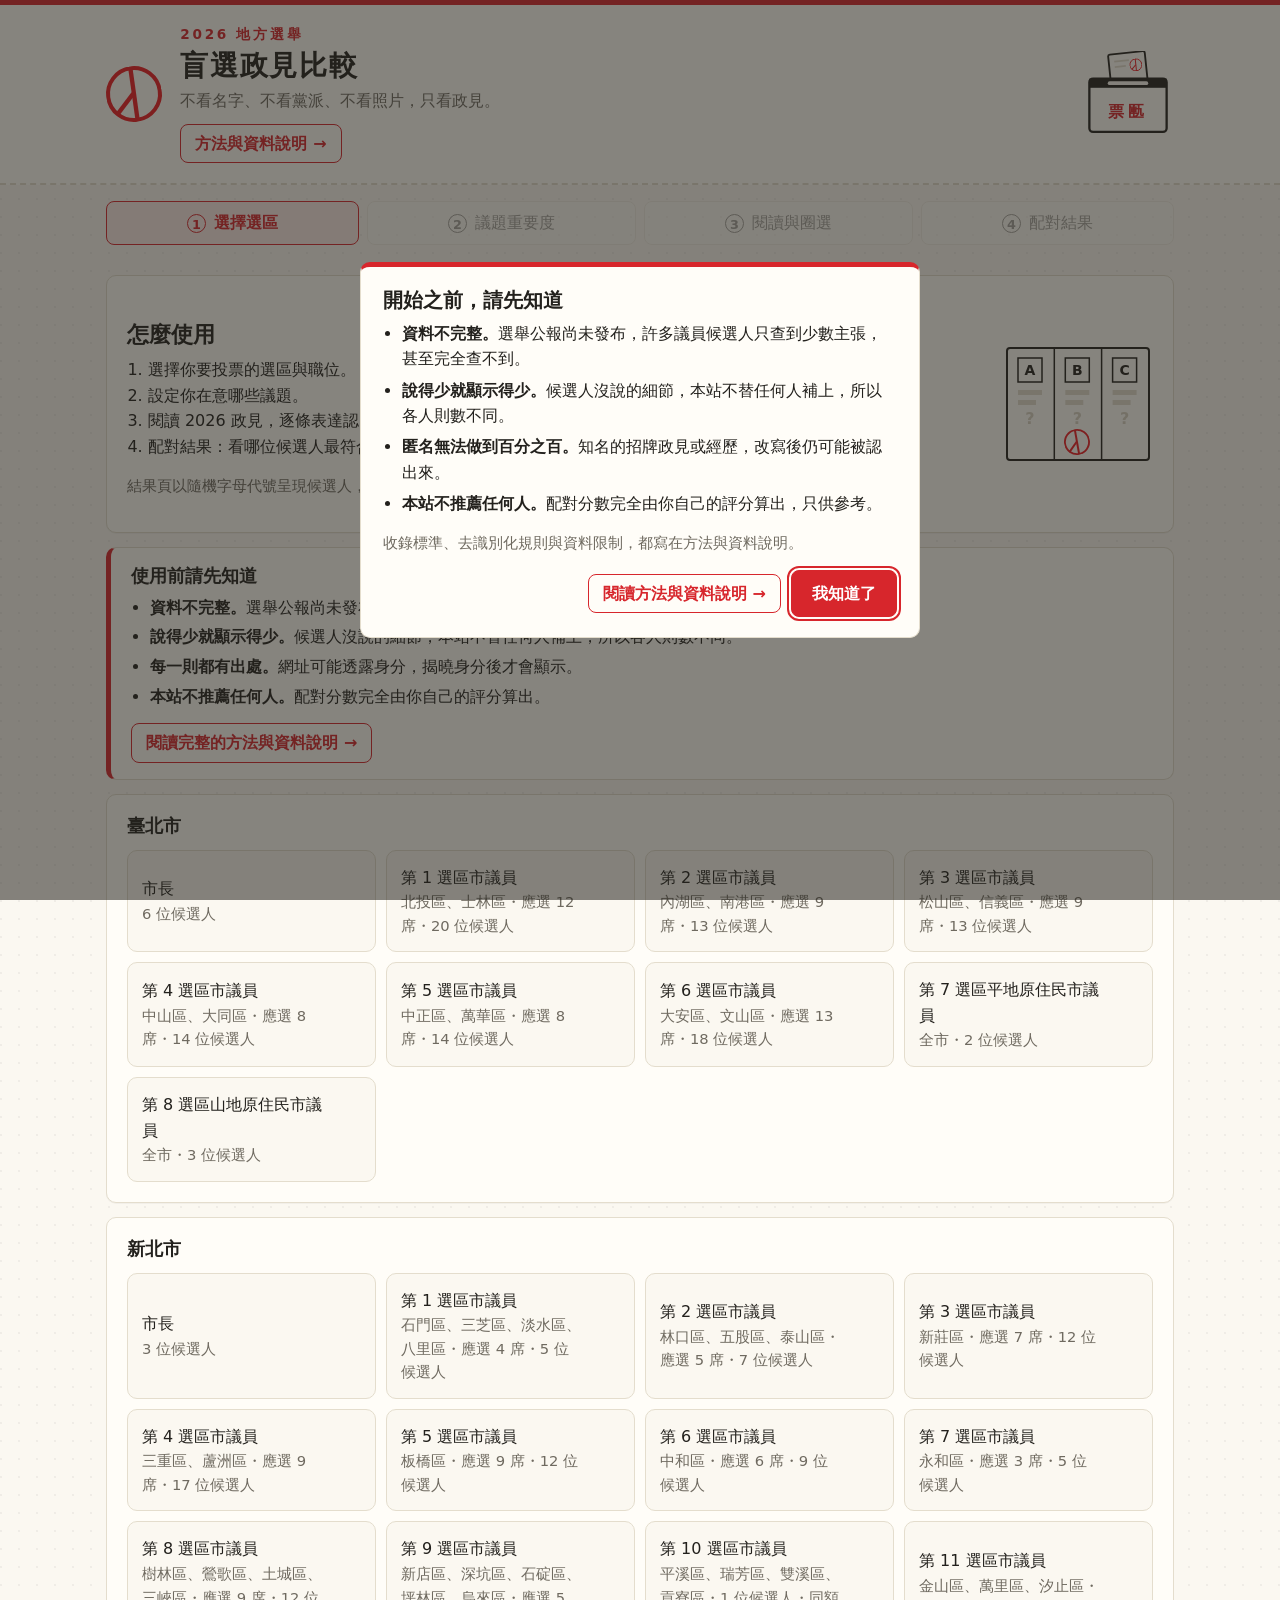
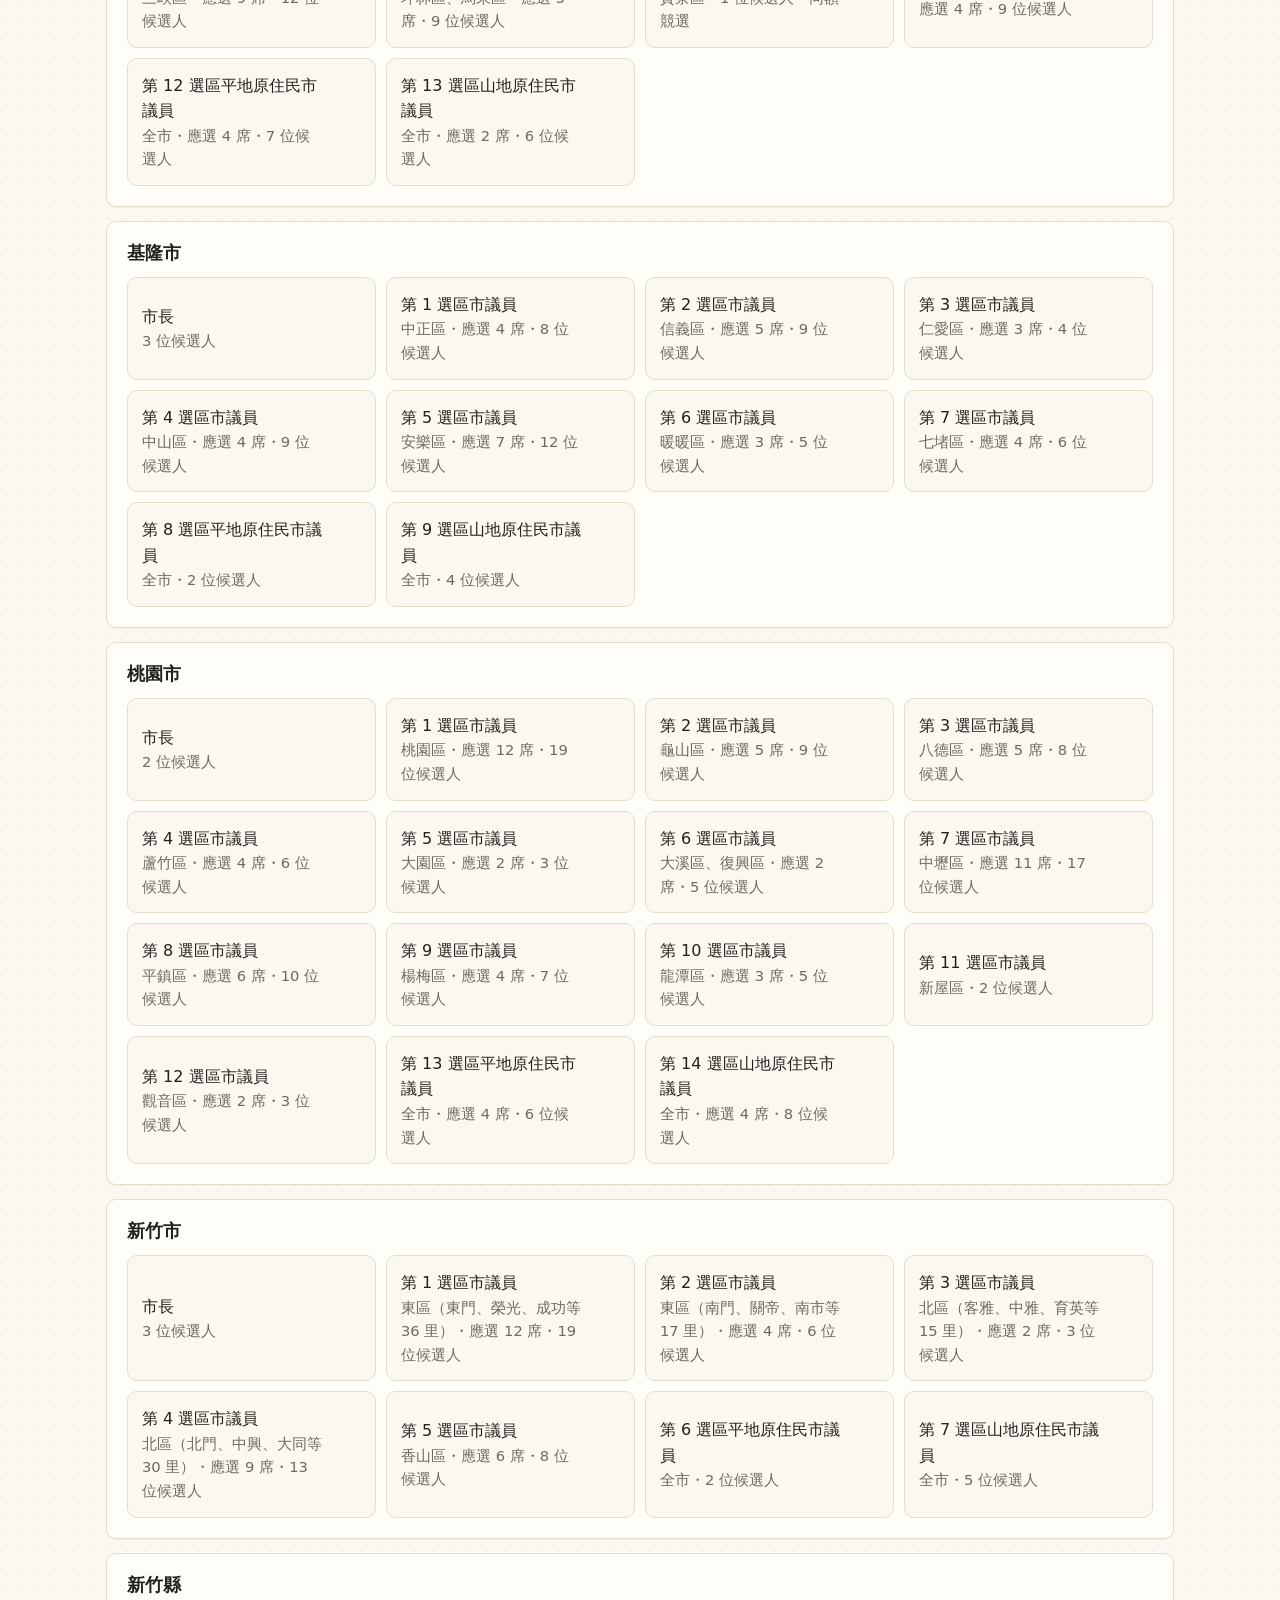
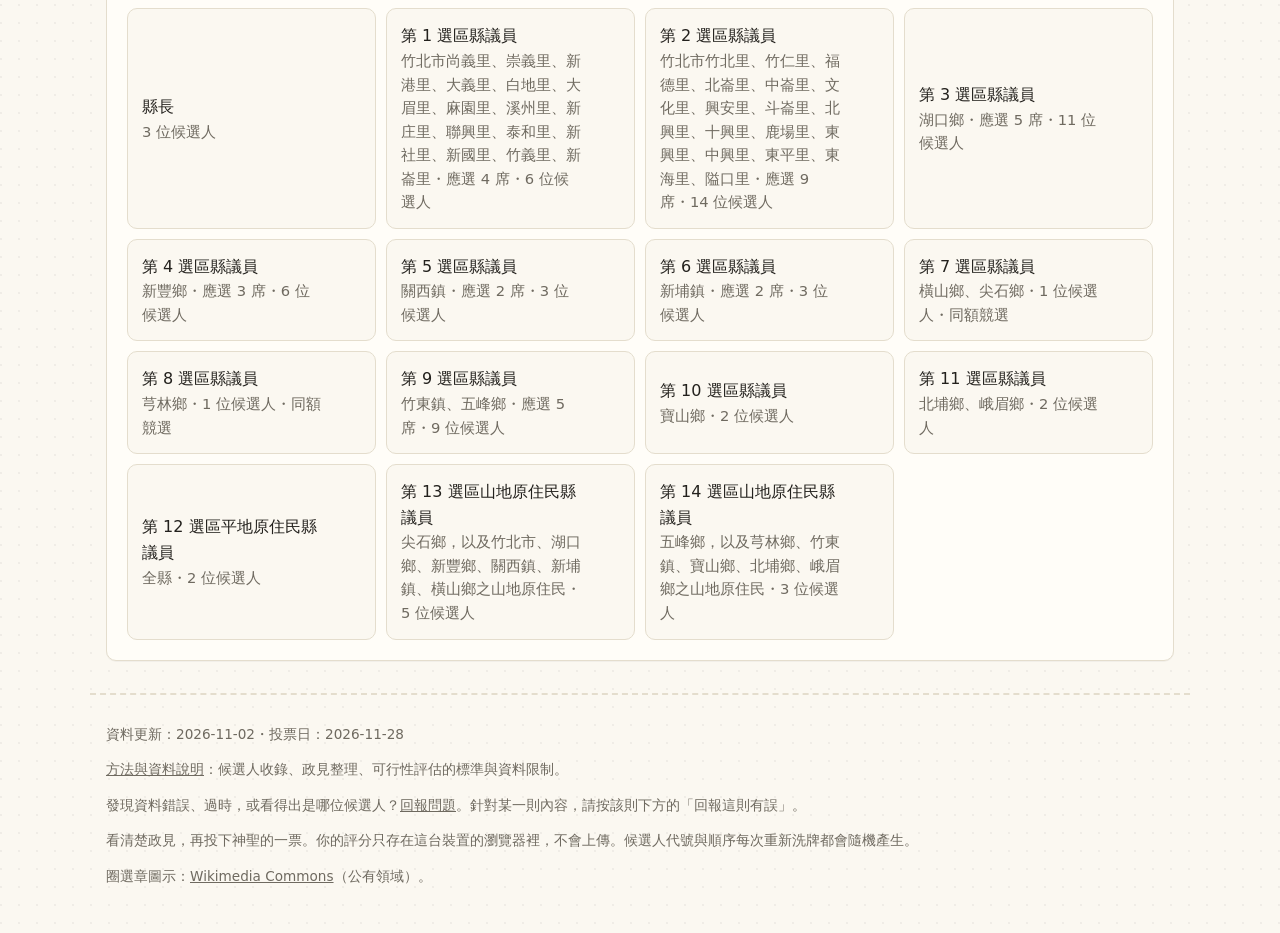
<file: index.html>
<!doctype html>
<html lang="zh-Hant-TW">
<head>
  <meta charset="utf-8">
  <meta name="viewport" content="width=device-width, initial-scale=1">
  <title>盲選政見比較 · 2026 地方選舉</title>
  <meta name="description" content="隱藏候選人姓名、黨籍與照片，只看政見與做過的事，幫你在沒有成見的情況下找到最合適的候選人。">
  <link rel="stylesheet" href="style.css">
  <script src="analytics.js"></script>
</head>
<body>
  <header class="site-header">
    <div class="wrap header-inner">
      <span class="stamp logo-stamp" aria-hidden="true"></span>
      <div class="header-text">
        <p class="eyebrow">2026 地方選舉</p>
        <h1 class="brand">盲選政見比較</h1>
        <p class="tagline">不看名字、不看黨派、不看照片，只看政見。</p>
        <a class="method-cta" href="methodology.html">方法與資料說明<span aria-hidden="true">→</span></a>
      </div>
      <div class="countdown" id="countdown" hidden></div>
      <!-- 投票箱插圖 -->
      <svg class="ballot-box" viewBox="0 0 100 92" aria-hidden="true">
        <g transform="rotate(-6 50 20)">
          <rect x="30" y="2" width="40" height="34" rx="2" fill="#fffdf8" stroke="#23211d" stroke-width="2"/>
          <line x1="36" y1="10" x2="52" y2="10" stroke="#e4ddcd" stroke-width="2"/>
          <line x1="36" y1="16" x2="48" y2="16" stroke="#e4ddcd" stroke-width="2"/>
          <image href="assets/vote-stamp.svg" x="52" y="9" width="14" height="14"/>
        </g>
        <rect x="8" y="30" width="84" height="58" rx="4" fill="#fffdf8" stroke="#23211d" stroke-width="2.5"/>
        <rect x="8" y="30" width="84" height="10" fill="#23211d"/>
        <rect x="28" y="33" width="44" height="4" rx="2" fill="#fbf8f1"/>
        <text x="50" y="72" text-anchor="middle" font-size="17" font-weight="800" fill="#d7262c" font-family="'Noto Sans TC','PingFang TC',sans-serif" letter-spacing="4">票匭</text>
      </svg>
    </div>
  </header>

  <nav class="steps wrap" aria-label="步驟">
    <button data-step="race"><span class="step-no">1</span>選擇選區</button>
    <button data-step="weights"><span class="step-no">2</span>議題重要度</button>
    <button data-step="browse"><span class="step-no">3</span>閱讀與圈選</button>
    <button data-step="result"><span class="step-no">4</span>配對結果</button>
  </nav>

  <main id="app" class="wrap" tabindex="-1"></main>

  <footer class="site-footer wrap">
    <p id="data-note"></p>
    <p><a href="methodology.html">方法與資料說明</a>：候選人收錄、政見整理、可行性評估的標準與資料限制。</p>
    <p>發現資料錯誤、過時，或看得出是哪位候選人？<a href="https://docs.google.com/forms/d/e/1FAIpQLSd2tlENBhbJDLEPKVuJ73XFdEEffJJ1iIil0zT04Gh-xb3Fww/viewform" target="_blank" rel="noopener noreferrer">回報問題</a>。針對某一則內容，請按該則下方的「回報這則有誤」。</p>
    <p>看清楚政見，再投下神聖的一票。你的評分只存在這台裝置的瀏覽器裡，不會上傳。候選人代號與順序每次重新洗牌都會隨機產生。</p>
    <p>圈選章圖示：<a href="https://commons.wikimedia.org/wiki/File:Elected_candidate_symbol_(voting_stamp,_Taiwan).svg" target="_blank" rel="noopener noreferrer">Wikimedia Commons</a>（公有領域）。</p>
  </footer>

  <!-- 第一次進站的提醒：按「我知道了」後記在瀏覽器，之後不再出現 -->
  <dialog class="method-dialog" id="method-dialog" aria-labelledby="method-dialog-title">
    <h2 id="method-dialog-title">開始之前，請先知道</h2>
    <ul>
      <li><strong>資料不完整。</strong>選舉公報尚未發布，許多議員候選人只查到少數主張，甚至完全查不到。</li>
      <li><strong>說得少就顯示得少。</strong>候選人沒說的細節，本站不替任何人補上，所以各人則數不同。</li>
      <li><strong>匿名無法做到百分之百。</strong>知名的招牌政見或經歷，改寫後仍可能被認出來。</li>
      <li><strong>本站不推薦任何人。</strong>配對分數完全由你自己的評分算出，只供參考。</li>
    </ul>
    <p class="muted">收錄標準、去識別化規則與資料限制，都寫在方法與資料說明。</p>
    <div class="dialog-actions">
      <a class="method-cta" href="methodology.html">閱讀方法與資料說明<span aria-hidden="true">→</span></a>
      <button class="primary" id="method-dialog-ok" type="button" autofocus>我知道了</button>
    </div>
  </dialog>

  <!-- 資料檔：data/sample.js 為虛構範例，可替換成其他選區資料 -->
  <script src="data/new-taipei.js"></script>
  <script src="data/new-taipei-council-01.js"></script>
  <script src="data/new-taipei-council-02.js"></script>
  <script src="data/new-taipei-council-03.js"></script>
  <script src="data/new-taipei-council-04.js"></script>
  <script src="data/new-taipei-council-05.js"></script>
  <script src="data/new-taipei-council-06.js"></script>
  <script src="data/new-taipei-council-07.js"></script>
  <script src="data/new-taipei-council-08.js"></script>
  <script src="data/new-taipei-council-09.js"></script>
  <script src="data/new-taipei-council-10.js"></script>
  <script src="data/new-taipei-council-11.js"></script>
  <script src="data/new-taipei-council-12.js"></script>
  <script src="data/new-taipei-council-13.js"></script>
  <script src="data/taipei-mayor.js"></script>
  <script src="data/taipei-council-01.js"></script>
  <script src="data/taipei-council-02.js"></script>
  <script src="data/taipei-council-03.js"></script>
  <script src="data/taipei-council-04.js"></script>
  <script src="data/taipei-council-05.js"></script>
  <script src="data/taipei-council-06.js"></script>
  <script src="data/taipei-council-pi.js"></script>
  <script src="data/taipei-council-mi.js"></script>
  <script src="data/keelung-mayor.js"></script>
  <script src="data/keelung-council-01.js"></script>
  <script src="data/keelung-council-02.js"></script>
  <script src="data/keelung-council-03.js"></script>
  <script src="data/keelung-council-04.js"></script>
  <script src="data/keelung-council-05.js"></script>
  <script src="data/keelung-council-06.js"></script>
  <script src="data/keelung-council-07.js"></script>
  <script src="data/keelung-council-08.js"></script>
  <script src="data/keelung-council-09.js"></script>
  <script src="data/taoyuan-mayor.js"></script>
  <script src="data/taoyuan-council-01.js"></script>
  <script src="data/taoyuan-council-02.js"></script>
  <script src="data/taoyuan-council-03.js"></script>
  <script src="data/taoyuan-council-04.js"></script>
  <script src="data/taoyuan-council-05.js"></script>
  <script src="data/taoyuan-council-06.js"></script>
  <script src="data/taoyuan-council-07.js"></script>
  <script src="data/taoyuan-council-08.js"></script>
  <script src="data/taoyuan-council-09.js"></script>
  <script src="data/taoyuan-council-10.js"></script>
  <script src="data/taoyuan-council-11.js"></script>
  <script src="data/taoyuan-council-12.js"></script>
  <script src="data/taoyuan-council-13.js"></script>
  <script src="data/taoyuan-council-14.js"></script>
  <script src="data/hsinchu-city-mayor.js"></script>
  <script src="data/hsinchu-city-council-01.js"></script>
  <script src="data/hsinchu-city-council-02.js"></script>
  <script src="data/hsinchu-city-council-03.js"></script>
  <script src="data/hsinchu-city-council-04.js"></script>
  <script src="data/hsinchu-city-council-05.js"></script>
  <script src="data/hsinchu-city-council-06.js"></script>
  <script src="data/hsinchu-city-council-07.js"></script>
  <script src="data/hsinchu-county-mayor.js"></script>
  <script src="data/hsinchu-county-council-01.js"></script>
  <script src="data/hsinchu-county-council-02.js"></script>
  <script src="data/hsinchu-county-council-03.js"></script>
  <script src="data/hsinchu-county-council-04.js"></script>
  <script src="data/hsinchu-county-council-05.js"></script>
  <script src="data/hsinchu-county-council-06.js"></script>
  <script src="data/hsinchu-county-council-07.js"></script>
  <script src="data/hsinchu-county-council-08.js"></script>
  <script src="data/hsinchu-county-council-09.js"></script>
  <script src="data/hsinchu-county-council-10.js"></script>
  <script src="data/hsinchu-county-council-11.js"></script>
  <script src="data/hsinchu-county-council-12.js"></script>
  <script src="data/hsinchu-county-council-13.js"></script>
  <script src="data/hsinchu-county-council-14.js"></script>
  <script src="data/new-taipei-feasibility.js"></script>
  <script src="data/new-taipei-council-feasibility.js"></script>
  <script src="data/taipei-feasibility.js"></script>
  <script src="data/taipei-council-feasibility.js"></script>
  <script src="data/keelung-feasibility.js"></script>
  <script src="data/keelung-council-feasibility.js"></script>
  <script src="data/taoyuan-feasibility.js"></script>
  <script src="data/taoyuan-council-feasibility.js"></script>
  <script src="data/hsinchu-city-feasibility.js"></script>
  <script src="data/hsinchu-city-council-feasibility.js"></script>
  <script src="data/hsinchu-county-feasibility.js"></script>
  <script src="data/hsinchu-county-council-feasibility.js"></script>
  <script src="app.js"></script>
</body>
</html>
</file>
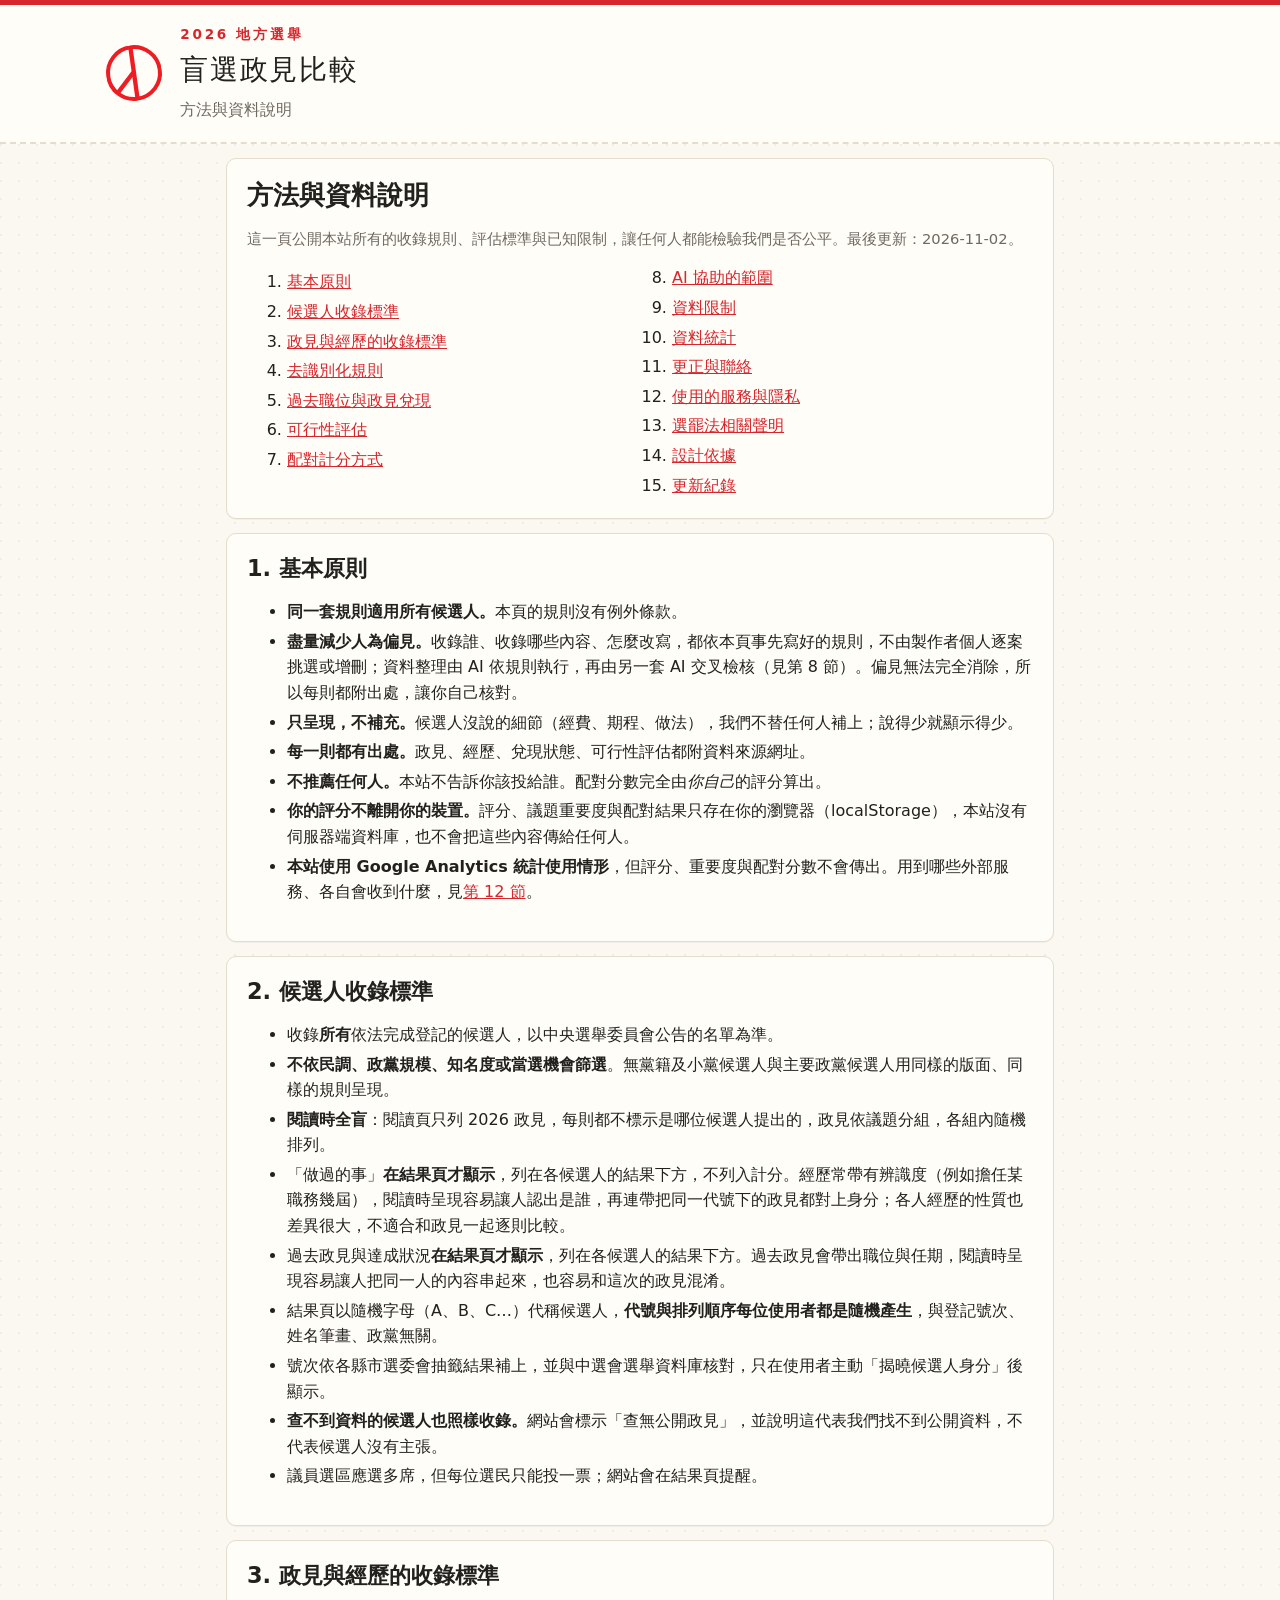
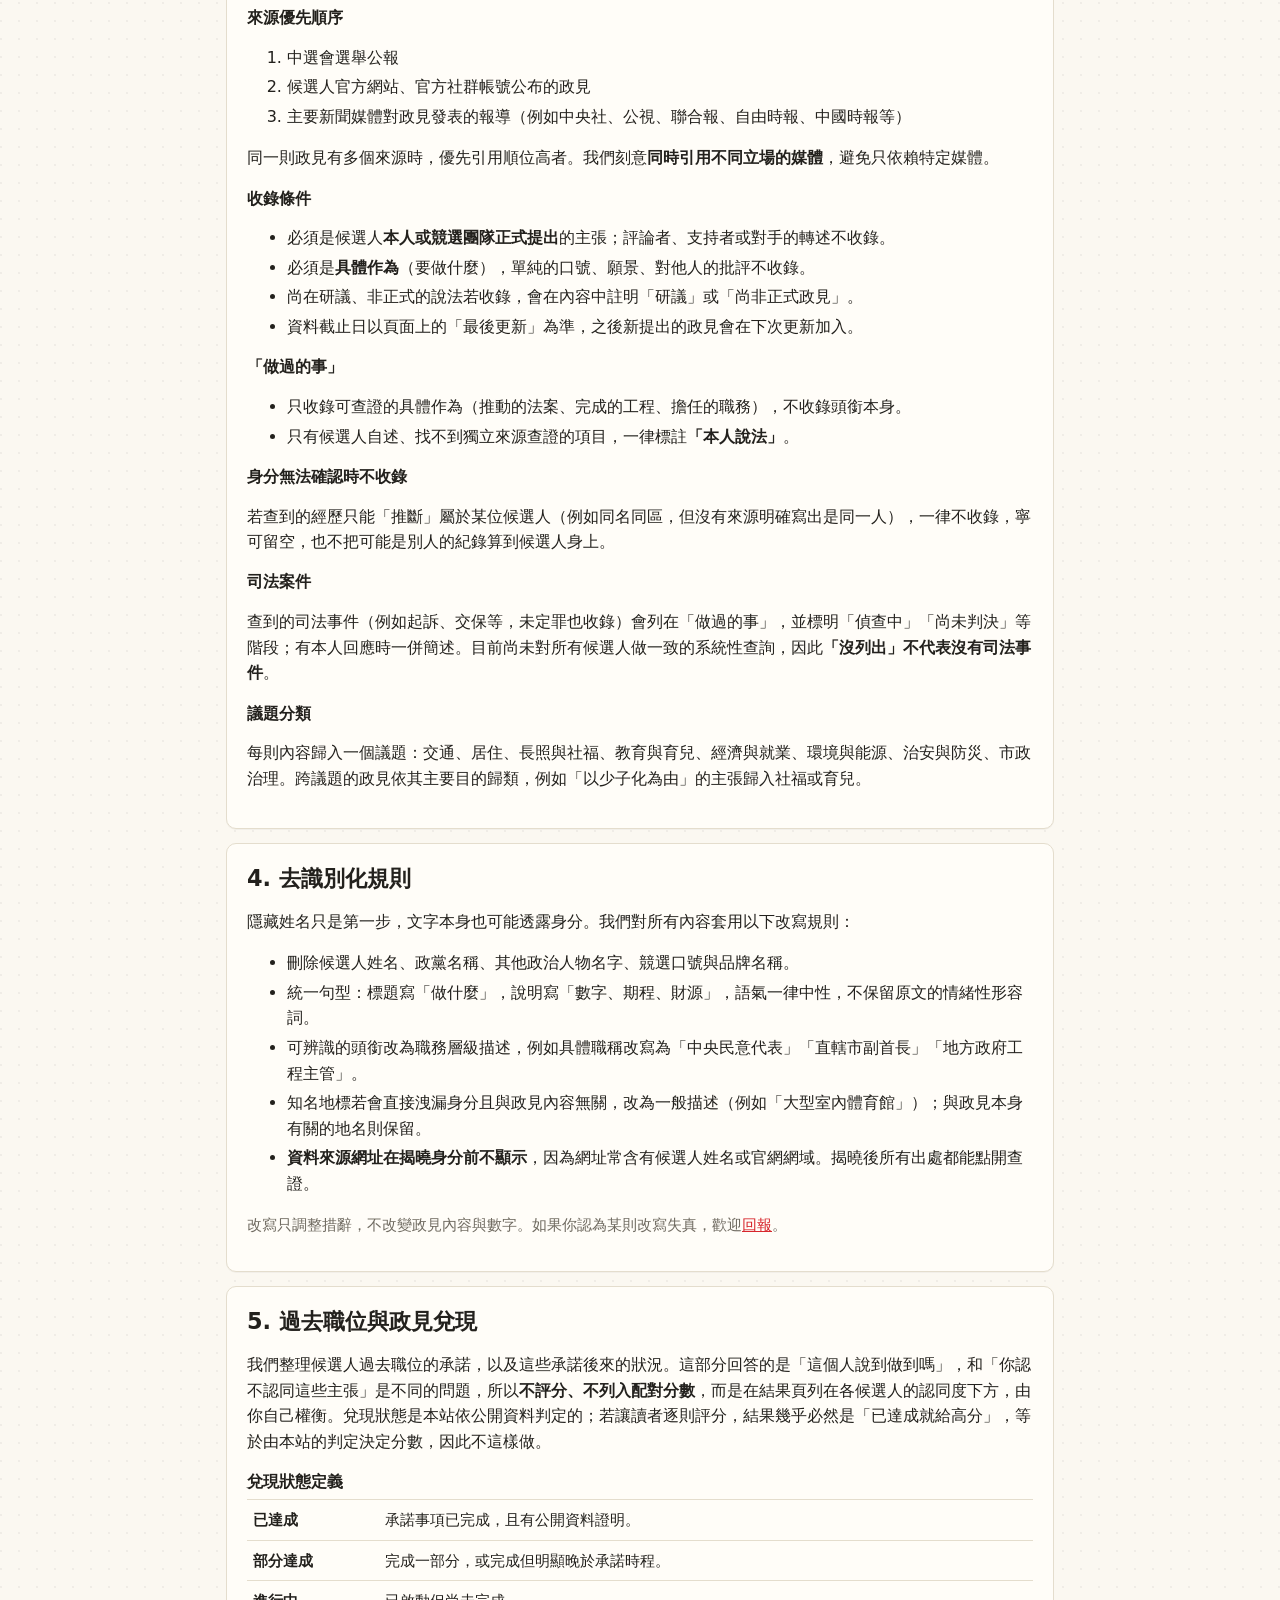
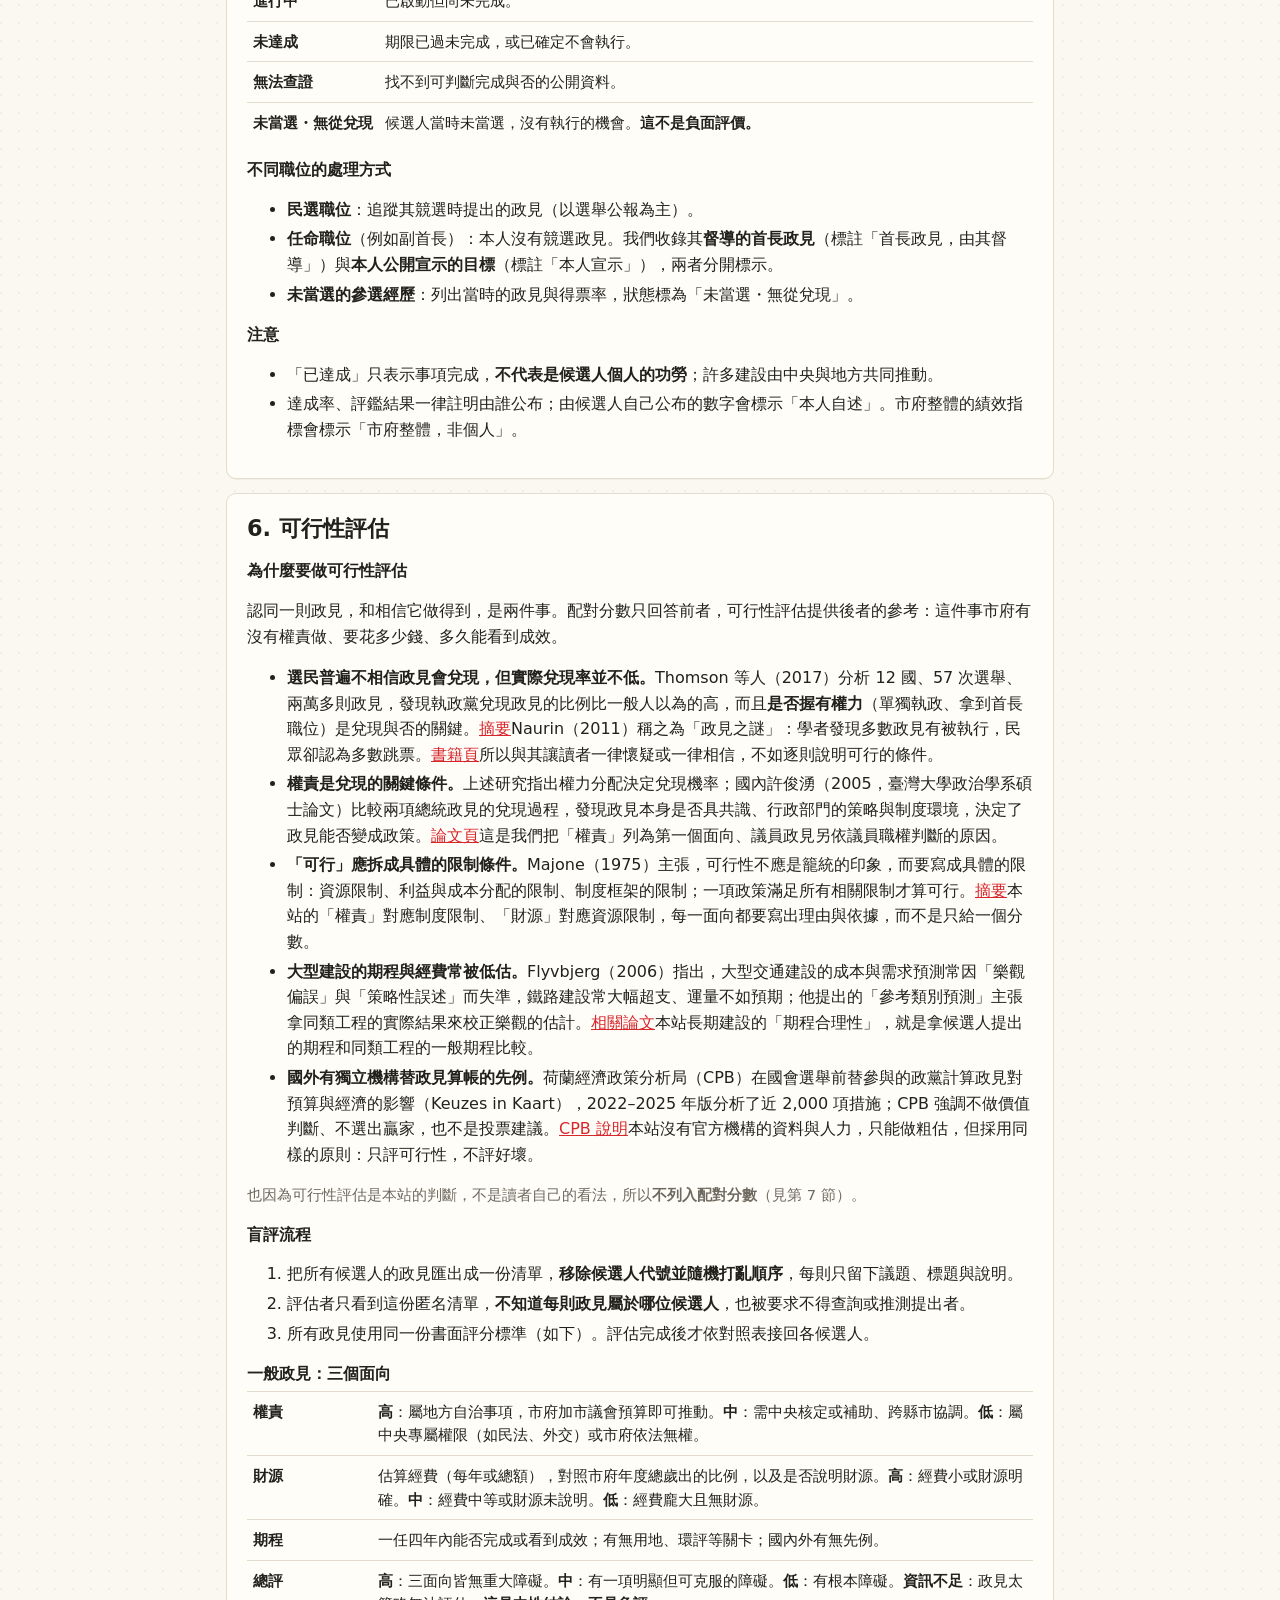
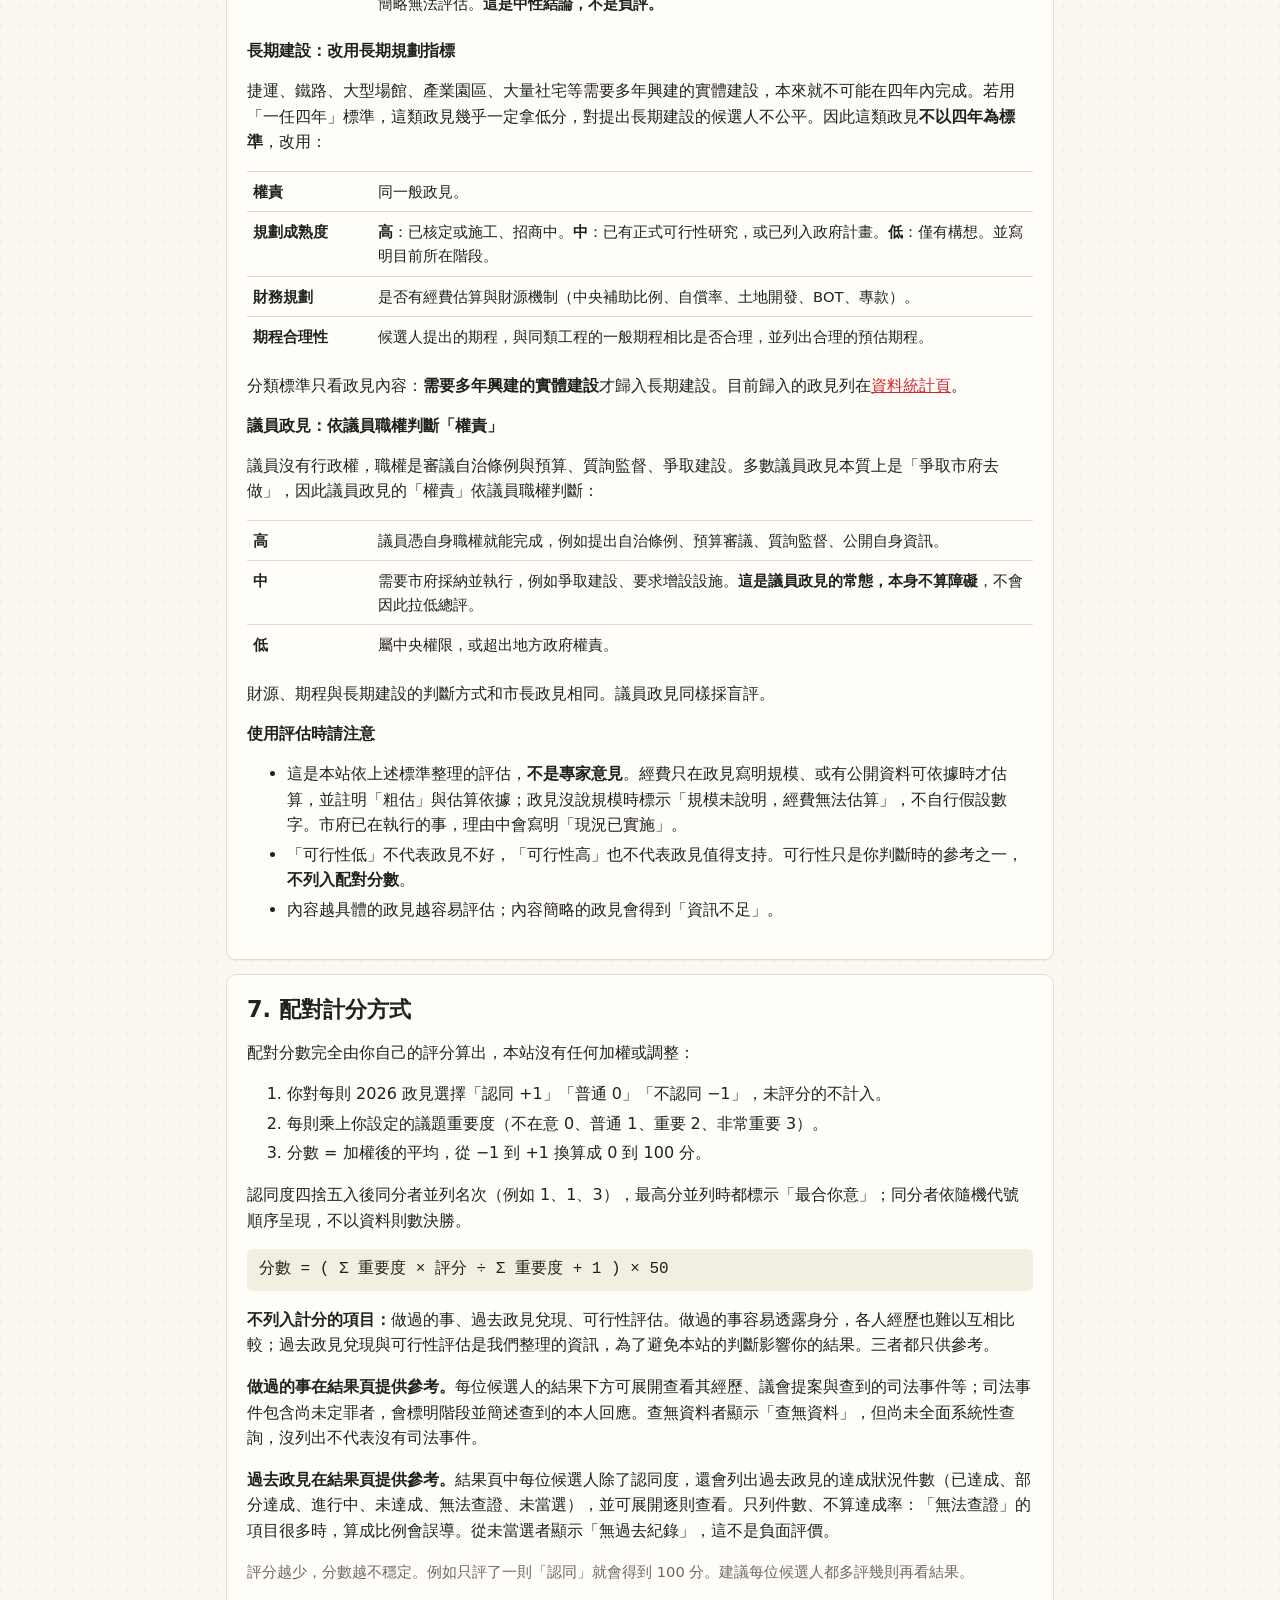
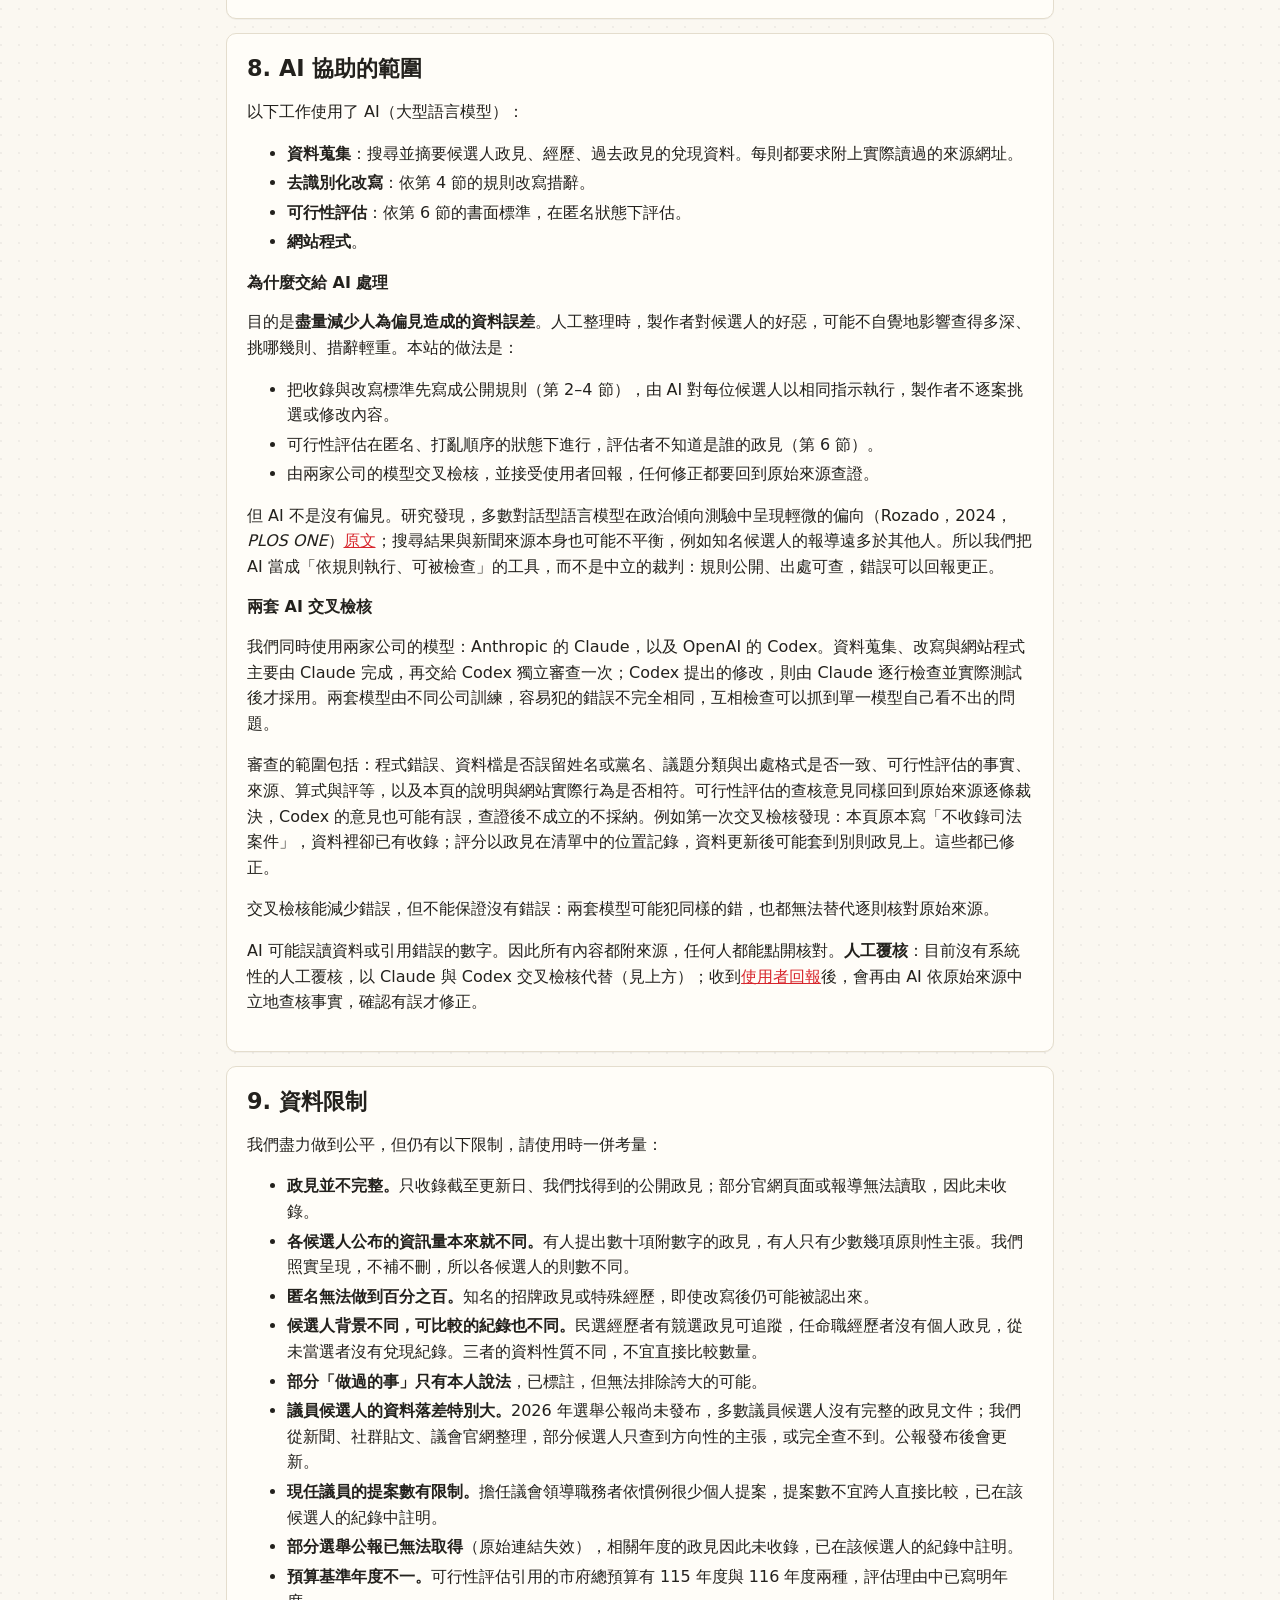
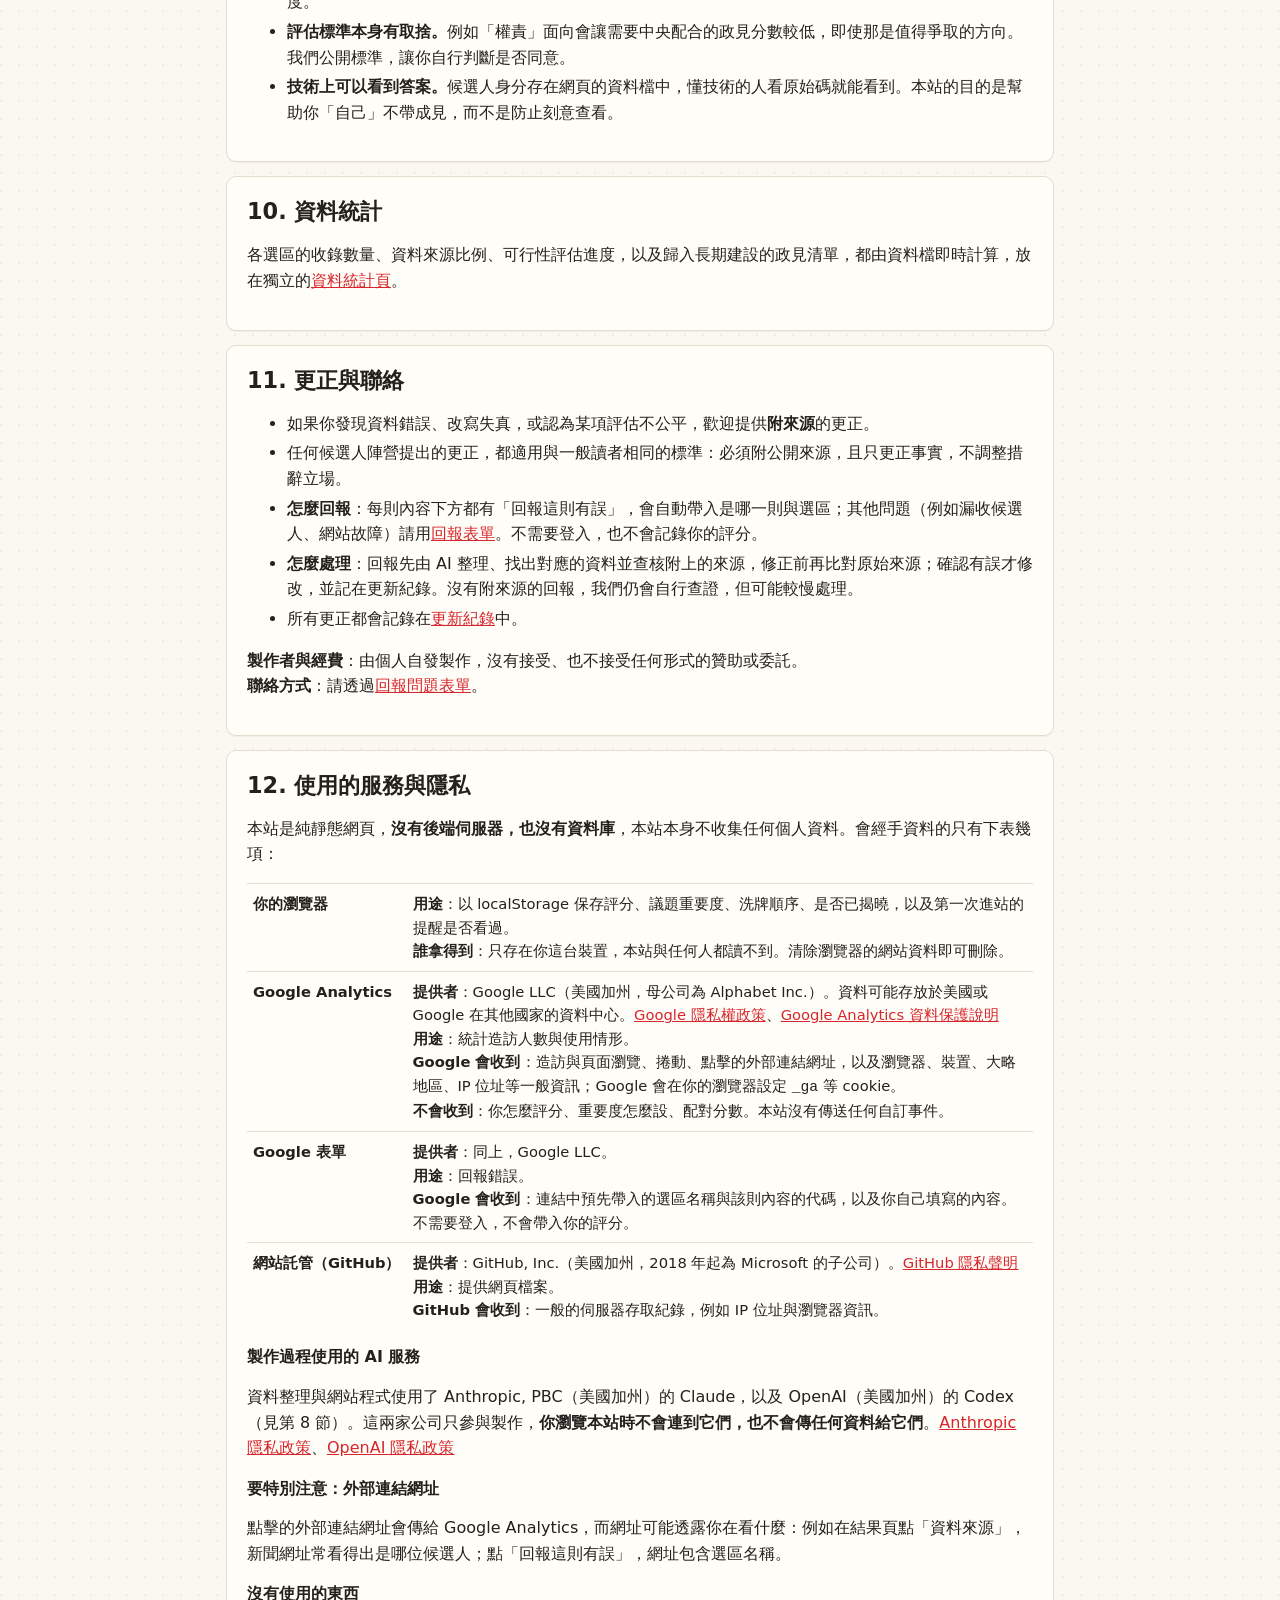
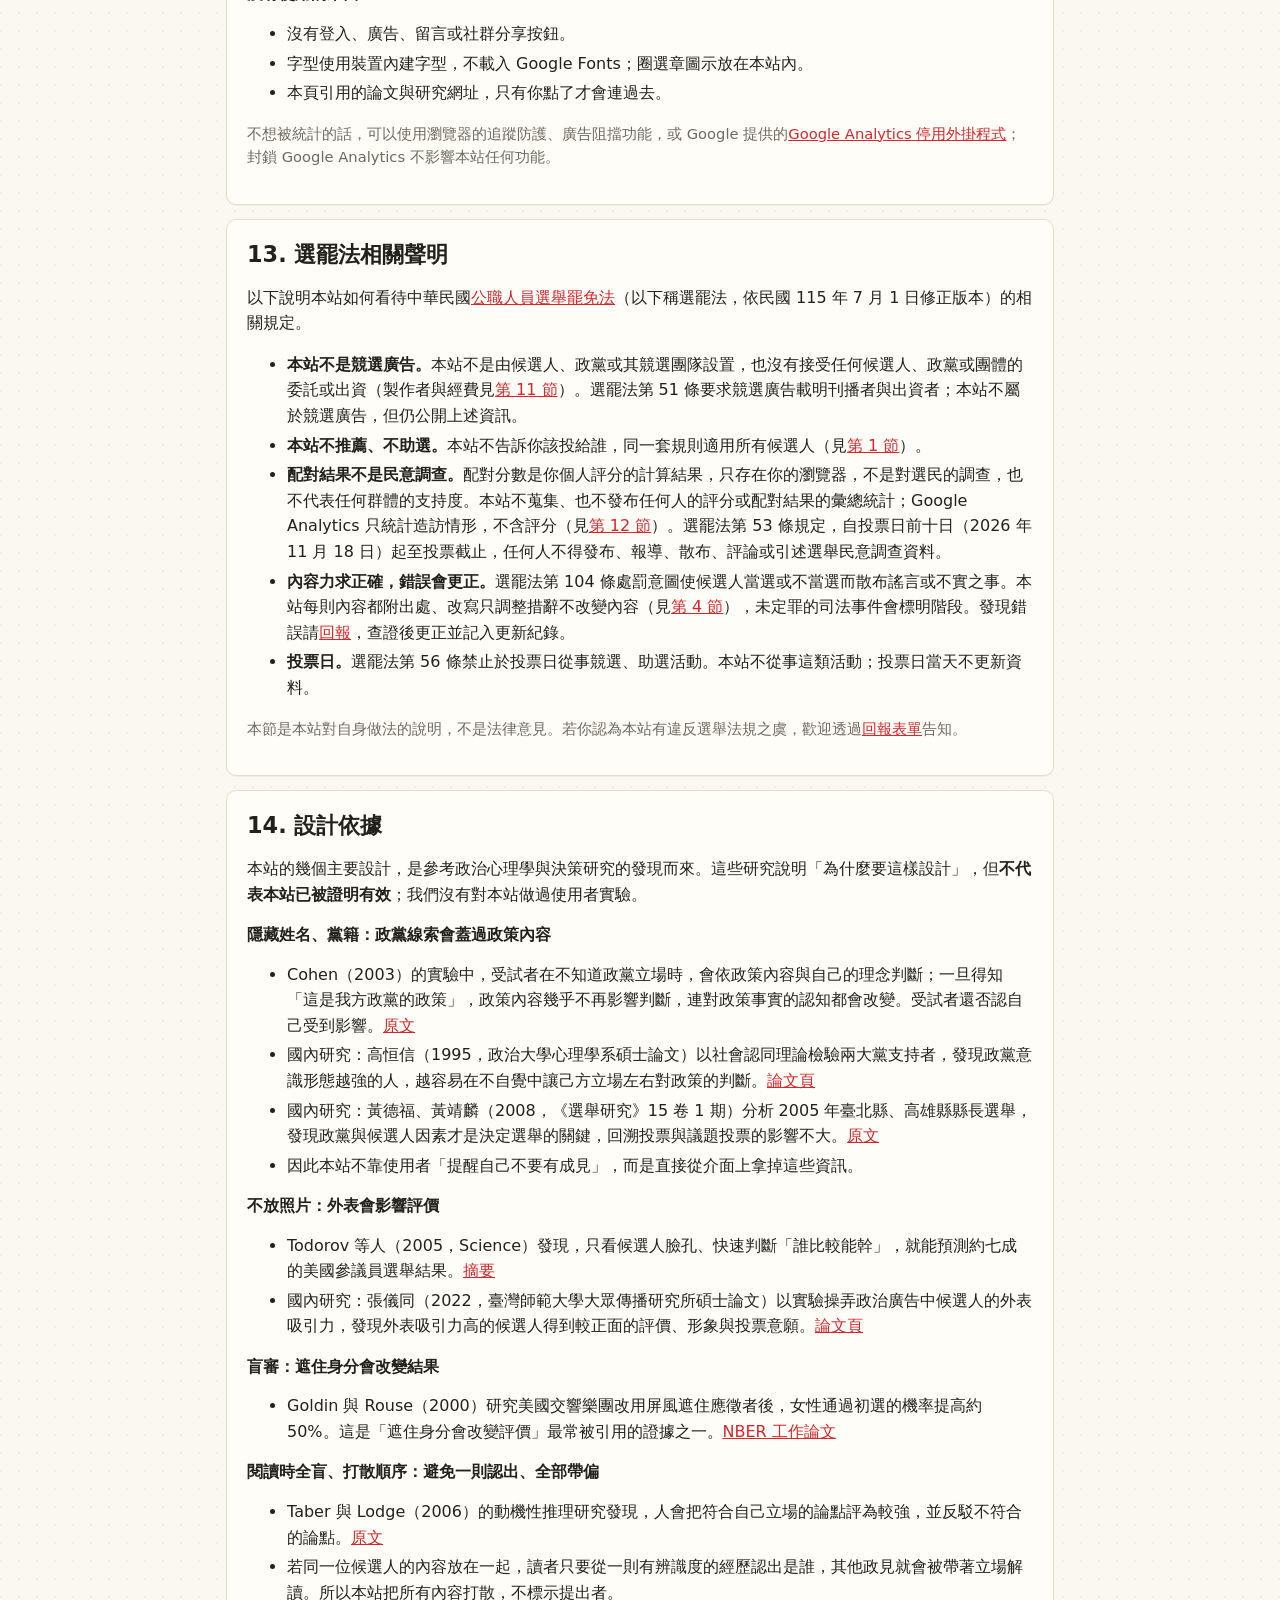
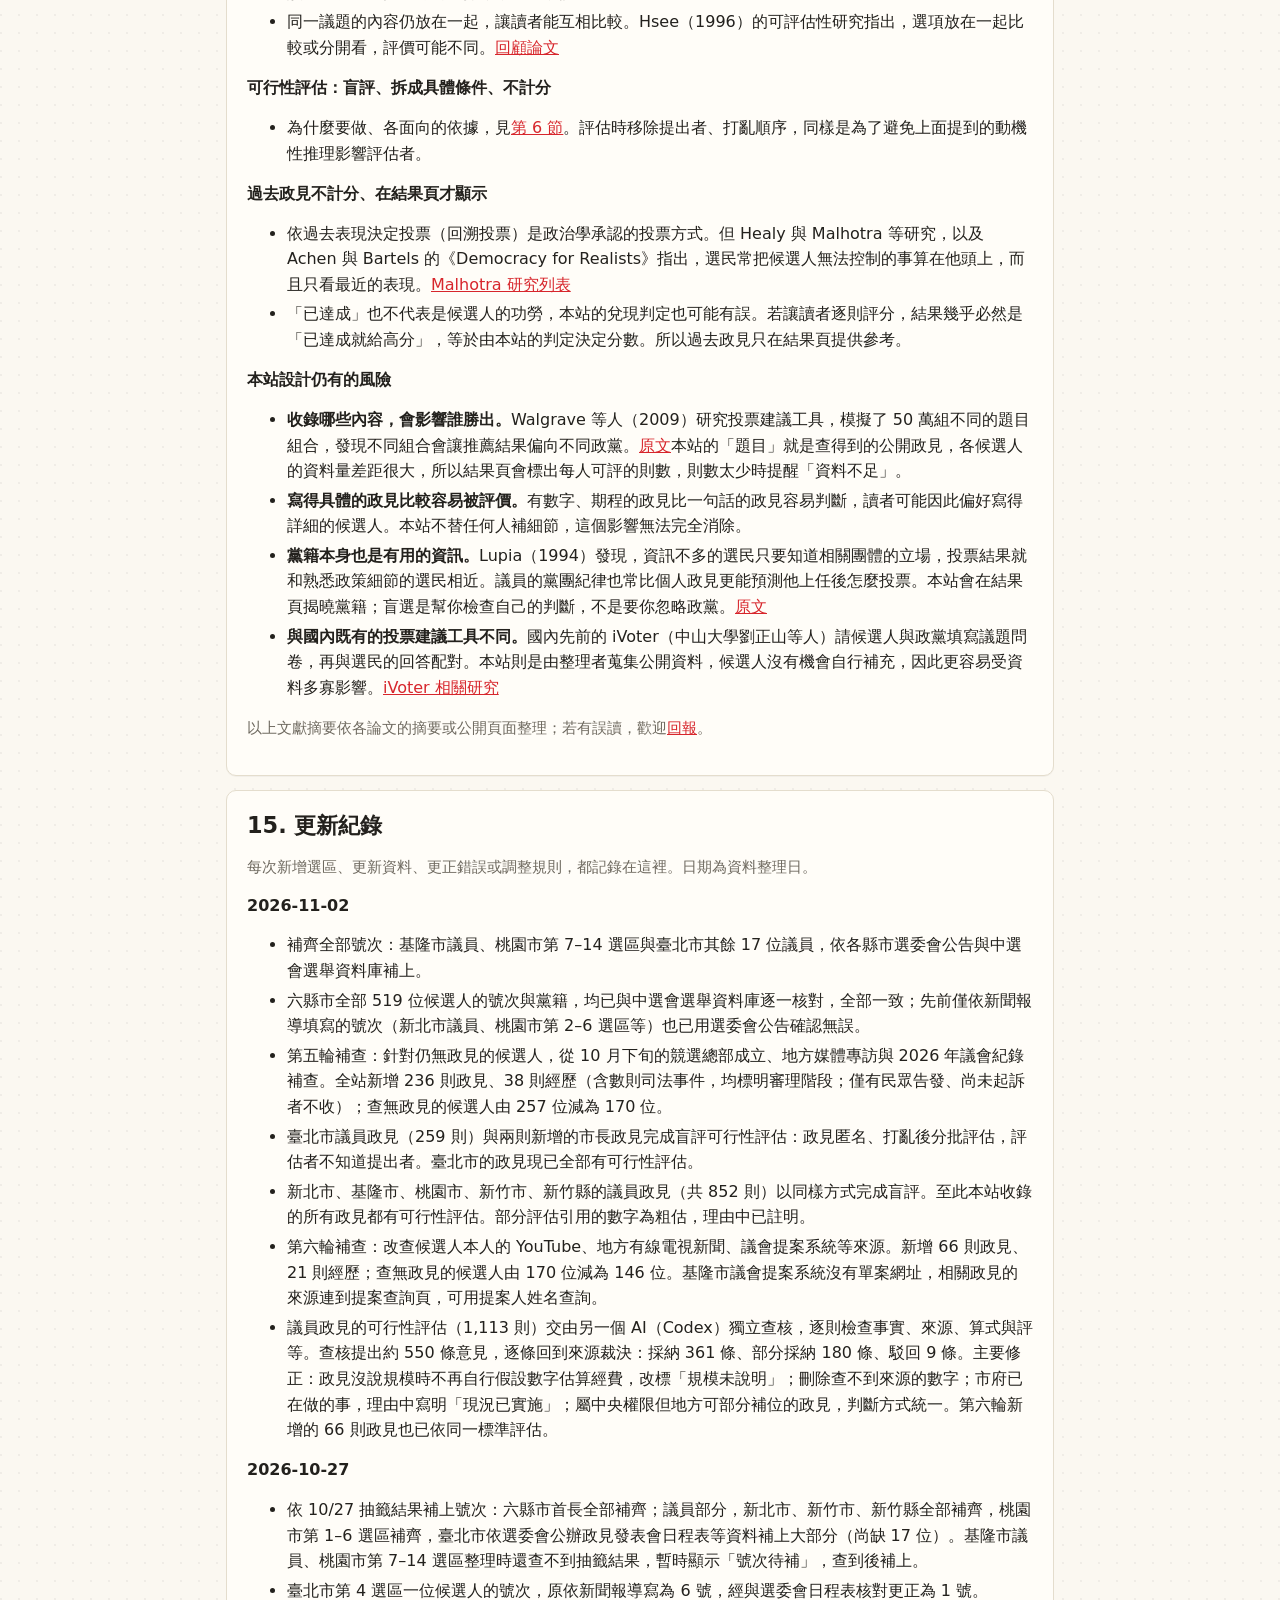
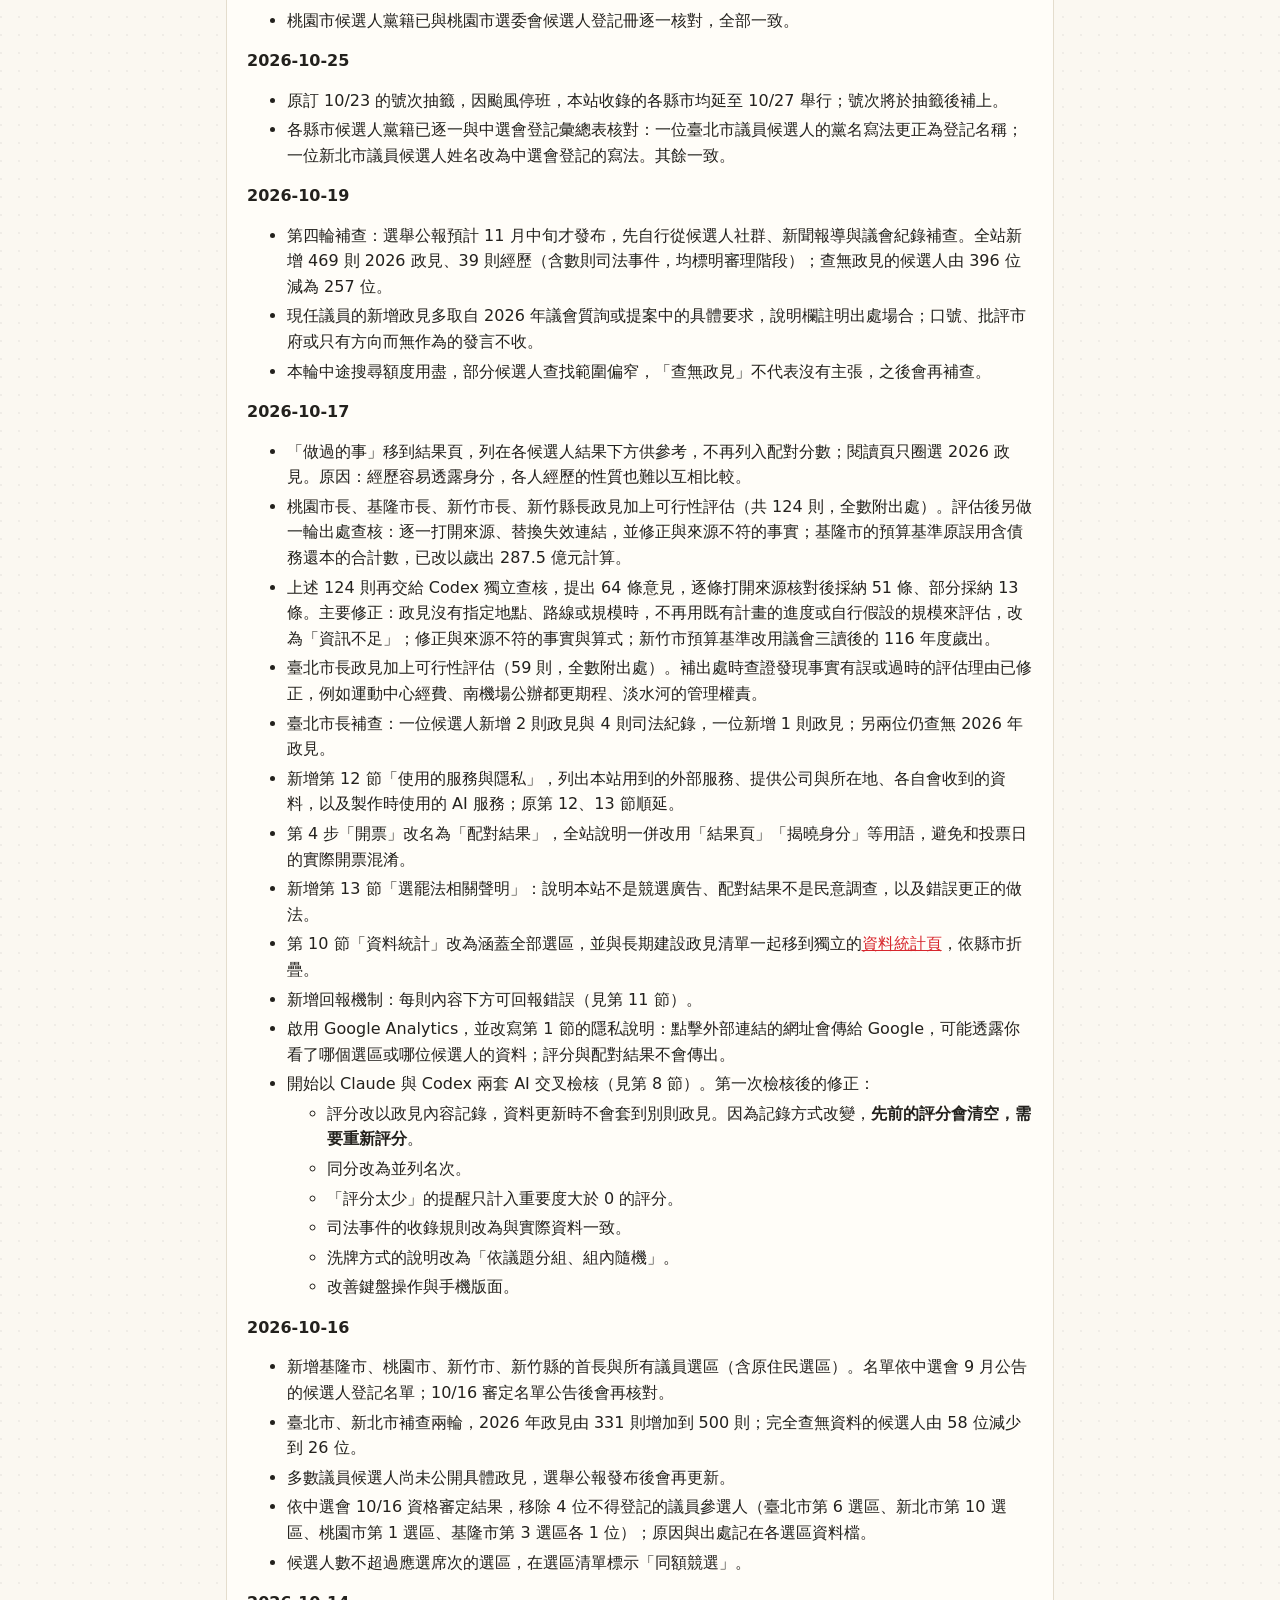
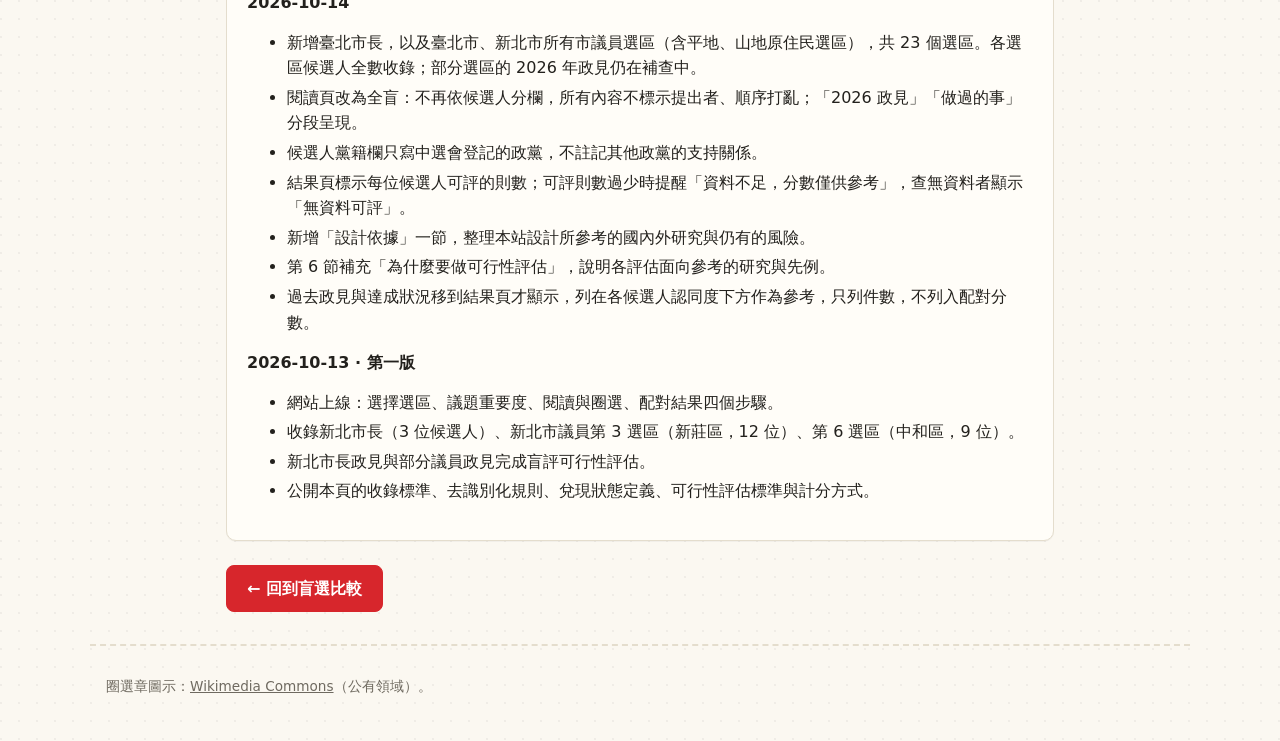
<file: methodology.html>
<!doctype html>
<html lang="zh-Hant-TW">
<head>
  <meta charset="utf-8">
  <meta name="viewport" content="width=device-width, initial-scale=1">
  <title>方法與資料說明 · 盲選政見比較</title>
  <meta name="description" content="盲選政見比較的候選人收錄、政見整理、去識別化、可行性評估、計分方式、資料來源標準與已知限制。">
  <link rel="stylesheet" href="style.css">
  <script src="analytics.js"></script>
</head>
<body>
  <header class="site-header">
    <div class="wrap header-inner">
      <a href="index.html" class="stamp logo-stamp" aria-label="回到首頁"></a>
      <div class="header-text">
        <p class="eyebrow">2026 地方選舉</p>
        <p class="brand"><a href="index.html" class="brand-link">盲選政見比較</a></p>
        <p class="tagline">方法與資料說明</p>
      </div>
    </div>
  </header>

  <main class="wrap doc">
    <nav class="toc card" aria-label="目錄">
      <h1>方法與資料說明</h1>
      <p class="muted">這一頁公開本站所有的收錄規則、評估標準與已知限制，讓任何人都能檢驗我們是否公平。最後更新：<span data-stat="updated"></span>。</p>
      <ol>
        <li><a href="#principles">基本原則</a></li>
        <li><a href="#candidates">候選人收錄標準</a></li>
        <li><a href="#platforms">政見與經歷的收錄標準</a></li>
        <li><a href="#deid">去識別化規則</a></li>
        <li><a href="#past">過去職位與政見兌現</a></li>
        <li><a href="#feasibility">可行性評估</a></li>
        <li><a href="#scoring">配對計分方式</a></li>
        <li><a href="#ai">AI 協助的範圍</a></li>
        <li><a href="#limits">資料限制</a></li>
        <li><a href="#stats">資料統計</a></li>
        <li><a href="#corrections">更正與聯絡</a></li>
        <li><a href="#privacy">使用的服務與隱私</a></li>
        <li><a href="#law">選罷法相關聲明</a></li>
        <li><a href="#research">設計依據</a></li>
        <li><a href="#changelog">更新紀錄</a></li>
      </ol>
    </nav>

    <section id="principles" class="card">
      <h2>1. 基本原則</h2>
      <ul>
        <li><strong>同一套規則適用所有候選人。</strong>本頁的規則沒有例外條款。</li>
        <li><strong>盡量減少人為偏見。</strong>收錄誰、收錄哪些內容、怎麼改寫，都依本頁事先寫好的規則，不由製作者個人逐案挑選或增刪；資料整理由 AI 依規則執行，再由另一套 AI 交叉檢核（見第 8 節）。偏見無法完全消除，所以每則都附出處，讓你自己核對。</li>
        <li><strong>只呈現，不補充。</strong>候選人沒說的細節（經費、期程、做法），我們不替任何人補上；說得少就顯示得少。</li>
        <li><strong>每一則都有出處。</strong>政見、經歷、兌現狀態、可行性評估都附資料來源網址。</li>
        <li><strong>不推薦任何人。</strong>本站不告訴你該投給誰。配對分數完全由<em>你自己</em>的評分算出。</li>
        <li><strong>你的評分不離開你的裝置。</strong>評分、議題重要度與配對結果只存在你的瀏覽器（localStorage），本站沒有伺服器端資料庫，也不會把這些內容傳給任何人。</li>
        <li><strong>本站使用 Google Analytics 統計使用情形</strong>，但評分、重要度與配對分數不會傳出。用到哪些外部服務、各自會收到什麼，見<a href="#privacy">第 12 節</a>。</li>
      </ul>
    </section>

    <section id="candidates" class="card">
      <h2>2. 候選人收錄標準</h2>
      <ul>
        <li>收錄<strong>所有</strong>依法完成登記的候選人，以中央選舉委員會公告的名單為準。</li>
        <li><strong>不依民調、政黨規模、知名度或當選機會篩選</strong>。無黨籍及小黨候選人與主要政黨候選人用同樣的版面、同樣的規則呈現。</li>
        <li><strong>閱讀時全盲</strong>：閱讀頁只列 2026 政見，每則都不標示是哪位候選人提出的，政見依議題分組，各組內隨機排列。</li>
        <li>「做過的事」<strong>在結果頁才顯示</strong>，列在各候選人的結果下方，不列入計分。經歷常帶有辨識度（例如擔任某職務幾屆），閱讀時呈現容易讓人認出是誰，再連帶把同一代號下的政見都對上身分；各人經歷的性質也差異很大，不適合和政見一起逐則比較。</li>
        <li>過去政見與達成狀況<strong>在結果頁才顯示</strong>，列在各候選人的結果下方。過去政見會帶出職位與任期，閱讀時呈現容易讓人把同一人的內容串起來，也容易和這次的政見混淆。</li>
        <li>結果頁以隨機字母（A、B、C…）代稱候選人，<strong>代號與排列順序每位使用者都是隨機產生</strong>，與登記號次、姓名筆畫、政黨無關。</li>
        <li>號次依各縣市選委會抽籤結果補上，並與中選會選舉資料庫核對，只在使用者主動「揭曉候選人身分」後顯示。</li>
        <li><strong>查不到資料的候選人也照樣收錄。</strong>網站會標示「查無公開政見」，並說明這代表我們找不到公開資料，不代表候選人沒有主張。</li>
        <li>議員選區應選多席，但每位選民只能投一票；網站會在結果頁提醒。</li>
      </ul>
    </section>

    <section id="platforms" class="card">
      <h2>3. 政見與經歷的收錄標準</h2>
      <h3>來源優先順序</h3>
      <ol>
        <li>中選會選舉公報</li>
        <li>候選人官方網站、官方社群帳號公布的政見</li>
        <li>主要新聞媒體對政見發表的報導（例如中央社、公視、聯合報、自由時報、中國時報等）</li>
      </ol>
      <p>同一則政見有多個來源時，優先引用順位高者。我們刻意<strong>同時引用不同立場的媒體</strong>，避免只依賴特定媒體。</p>

      <h3>收錄條件</h3>
      <ul>
        <li>必須是候選人<strong>本人或競選團隊正式提出</strong>的主張；評論者、支持者或對手的轉述不收錄。</li>
        <li>必須是<strong>具體作為</strong>（要做什麼），單純的口號、願景、對他人的批評不收錄。</li>
        <li>尚在研議、非正式的說法若收錄，會在內容中註明「研議」或「尚非正式政見」。</li>
        <li>資料截止日以頁面上的「最後更新」為準，之後新提出的政見會在下次更新加入。</li>
      </ul>

      <h3>「做過的事」</h3>
      <ul>
        <li>只收錄可查證的具體作為（推動的法案、完成的工程、擔任的職務），不收錄頭銜本身。</li>
        <li>只有候選人自述、找不到獨立來源查證的項目，一律標註<strong>「本人說法」</strong>。</li>
      </ul>

      <h3>身分無法確認時不收錄</h3>
      <p>若查到的經歷只能「推斷」屬於某位候選人（例如同名同區，但沒有來源明確寫出是同一人），一律不收錄，寧可留空，也不把可能是別人的紀錄算到候選人身上。</p>

      <h3>司法案件</h3>
      <p>查到的司法事件（例如起訴、交保等，未定罪也收錄）會列在「做過的事」，並標明「偵查中」「尚未判決」等階段；有本人回應時一併簡述。目前尚未對所有候選人做一致的系統性查詢，因此<strong>「沒列出」不代表沒有司法事件</strong>。</p>

      <h3>議題分類</h3>
      <p>每則內容歸入一個議題：<span data-stat="topics"></span>。跨議題的政見依其主要目的歸類，例如「以少子化為由」的主張歸入社福或育兒。</p>
    </section>

    <section id="deid" class="card">
      <h2>4. 去識別化規則</h2>
      <p>隱藏姓名只是第一步，文字本身也可能透露身分。我們對所有內容套用以下改寫規則：</p>
      <ul>
        <li>刪除候選人姓名、政黨名稱、其他政治人物名字、競選口號與品牌名稱。</li>
        <li>統一句型：標題寫「做什麼」，說明寫「數字、期程、財源」，語氣一律中性，不保留原文的情緒性形容詞。</li>
        <li>可辨識的頭銜改為職務層級描述，例如具體職稱改寫為「中央民意代表」「直轄市副首長」「地方政府工程主管」。</li>
        <li>知名地標若會直接洩漏身分且與政見內容無關，改為一般描述（例如「大型室內體育館」）；與政見本身有關的地名則保留。</li>
        <li><strong>資料來源網址在揭曉身分前不顯示</strong>，因為網址常含有候選人姓名或官網網域。揭曉後所有出處都能點開查證。</li>
      </ul>
      <p class="muted">改寫只調整措辭，不改變政見內容與數字。如果你認為某則改寫失真，歡迎<a href="#corrections">回報</a>。</p>
    </section>

    <section id="past" class="card">
      <h2>5. 過去職位與政見兌現</h2>
      <p>我們整理候選人過去職位的承諾，以及這些承諾後來的狀況。這部分回答的是「這個人說到做到嗎」，和「你認不認同這些主張」是不同的問題，所以<strong>不評分、不列入配對分數</strong>，而是在結果頁列在各候選人的認同度下方，由你自己權衡。兌現狀態是本站依公開資料判定的；若讓讀者逐則評分，結果幾乎必然是「已達成就給高分」，等於由本站的判定決定分數，因此不這樣做。</p>
      <h3>兌現狀態定義</h3>
      <table class="def">
        <tr><th>已達成</th><td>承諾事項已完成，且有公開資料證明。</td></tr>
        <tr><th>部分達成</th><td>完成一部分，或完成但明顯晚於承諾時程。</td></tr>
        <tr><th>進行中</th><td>已啟動但尚未完成。</td></tr>
        <tr><th>未達成</th><td>期限已過未完成，或已確定不會執行。</td></tr>
        <tr><th>無法查證</th><td>找不到可判斷完成與否的公開資料。</td></tr>
        <tr><th>未當選・無從兌現</th><td>候選人當時未當選，沒有執行的機會。<strong>這不是負面評價。</strong></td></tr>
      </table>
      <h3>不同職位的處理方式</h3>
      <ul>
        <li><strong>民選職位</strong>：追蹤其競選時提出的政見（以選舉公報為主）。</li>
        <li><strong>任命職位</strong>（例如副首長）：本人沒有競選政見。我們收錄其<strong>督導的首長政見</strong>（標註「首長政見，由其督導」）與<strong>本人公開宣示的目標</strong>（標註「本人宣示」），兩者分開標示。</li>
        <li><strong>未當選的參選經歷</strong>：列出當時的政見與得票率，狀態標為「未當選・無從兌現」。</li>
      </ul>
      <h3>注意</h3>
      <ul>
        <li>「已達成」只表示事項完成，<strong>不代表是候選人個人的功勞</strong>；許多建設由中央與地方共同推動。</li>
        <li>達成率、評鑑結果一律註明由誰公布；由候選人自己公布的數字會標示「本人自述」。市府整體的績效指標會標示「市府整體，非個人」。</li>
      </ul>
    </section>

    <section id="feasibility" class="card">
      <h2>6. 可行性評估</h2>
      <h3>為什麼要做可行性評估</h3>
      <p>認同一則政見，和相信它做得到，是兩件事。配對分數只回答前者，可行性評估提供後者的參考：這件事市府有沒有權責做、要花多少錢、多久能看到成效。</p>
      <ul>
        <li><strong>選民普遍不相信政見會兌現，但實際兌現率並不低。</strong>Thomson 等人（2017）分析 12 國、57 次選舉、兩萬多則政見，發現執政黨兌現政見的比例比一般人以為的高，而且<strong>是否握有權力</strong>（單獨執政、拿到首長職位）是兌現與否的關鍵。<a href="https://ajps.org/2017/06/07/the-fulfillment-of-parties-election-pledges-a-comparative-study-on-the-impact-of-power-sharing/" target="_blank" rel="noopener noreferrer">摘要</a>Naurin（2011）稱之為「政見之謎」：學者發現多數政見有被執行，民眾卻認為多數跳票。<a href="https://www.palgrave.com/gb/book/9780230290853" target="_blank" rel="noopener noreferrer">書籍頁</a>所以與其讓讀者一律懷疑或一律相信，不如逐則說明可行的條件。</li>
        <li><strong>權責是兌現的關鍵條件。</strong>上述研究指出權力分配決定兌現機率；國內許俊湧（2005，臺灣大學政治學系碩士論文）比較兩項總統政見的兌現過程，發現政見本身是否具共識、行政部門的策略與制度環境，決定了政見能否變成政策。<a href="https://tdr.lib.ntu.edu.tw/handle/123456789/39009" target="_blank" rel="noopener noreferrer">論文頁</a>這是我們把「權責」列為第一個面向、議員政見另依議員職權判斷的原因。</li>
        <li><strong>「可行」應拆成具體的限制條件。</strong>Majone（1975）主張，可行性不應是籠統的印象，而要寫成具體的限制：資源限制、利益與成本分配的限制、制度框架的限制；一項政策滿足所有相關限制才算可行。<a href="https://pure.iiasa.ac.at/id/eprint/205/" target="_blank" rel="noopener noreferrer">摘要</a>本站的「權責」對應制度限制、「財源」對應資源限制，每一面向都要寫出理由與依據，而不是只給一個分數。</li>
        <li><strong>大型建設的期程與經費常被低估。</strong>Flyvbjerg（2006）指出，大型交通建設的成本與需求預測常因「樂觀偏誤」與「策略性誤述」而失準，鐵路建設常大幅超支、運量不如預期；他提出的「參考類別預測」主張拿同類工程的實際結果來校正樂觀的估計。<a href="https://arxiv.org/abs/1302.3642" target="_blank" rel="noopener noreferrer">相關論文</a>本站長期建設的「期程合理性」，就是拿候選人提出的期程和同類工程的一般期程比較。</li>
        <li><strong>國外有獨立機構替政見算帳的先例。</strong>荷蘭經濟政策分析局（CPB）在國會選舉前替參與的政黨計算政見對預算與經濟的影響（Keuzes in Kaart），2022–2025 年版分析了近 2,000 項措施；CPB 強調不做價值判斷、不選出贏家，也不是投票建議。<a href="https://www.cpb.nl/en/charted-choices-2022-2025" target="_blank" rel="noopener noreferrer">CPB 說明</a>本站沒有官方機構的資料與人力，只能做粗估，但採用同樣的原則：只評可行性，不評好壞。</li>
      </ul>
      <p class="muted">也因為可行性評估是本站的判斷，不是讀者自己的看法，所以<strong>不列入配對分數</strong>（見第 7 節）。</p>
      <h3>盲評流程</h3>
      <ol>
        <li>把所有候選人的政見匯出成一份清單，<strong>移除候選人代號並隨機打亂順序</strong>，每則只留下議題、標題與說明。</li>
        <li>評估者只看到這份匿名清單，<strong>不知道每則政見屬於哪位候選人</strong>，也被要求不得查詢或推測提出者。</li>
        <li>所有政見使用同一份書面評分標準（如下）。評估完成後才依對照表接回各候選人。</li>
      </ol>

      <h3>一般政見：三個面向</h3>
      <table class="def">
        <tr><th>權責</th><td><b>高</b>：屬地方自治事項，市府加市議會預算即可推動。<b>中</b>：需中央核定或補助、跨縣市協調。<b>低</b>：屬中央專屬權限（如民法、外交）或市府依法無權。</td></tr>
        <tr><th>財源</th><td>估算經費（每年或總額），對照市府年度總歲出的比例，以及是否說明財源。<b>高</b>：經費小或財源明確。<b>中</b>：經費中等或財源未說明。<b>低</b>：經費龐大且無財源。</td></tr>
        <tr><th>期程</th><td>一任四年內能否完成或看到成效；有無用地、環評等關卡；國內外有無先例。</td></tr>
        <tr><th>總評</th><td><b>高</b>：三面向皆無重大障礙。<b>中</b>：有一項明顯但可克服的障礙。<b>低</b>：有根本障礙。<b>資訊不足</b>：政見太簡略無法評估。<strong>這是中性結論，不是負評。</strong></td></tr>
      </table>

      <h3>長期建設：改用長期規劃指標</h3>
      <p>捷運、鐵路、大型場館、產業園區、大量社宅等需要多年興建的實體建設，本來就不可能在四年內完成。若用「一任四年」標準，這類政見幾乎一定拿低分，對提出長期建設的候選人不公平。因此這類政見<strong>不以四年為標準</strong>，改用：</p>
      <table class="def">
        <tr><th>權責</th><td>同一般政見。</td></tr>
        <tr><th>規劃成熟度</th><td><b>高</b>：已核定或施工、招商中。<b>中</b>：已有正式可行性研究，或已列入政府計畫。<b>低</b>：僅有構想。並寫明目前所在階段。</td></tr>
        <tr><th>財務規劃</th><td>是否有經費估算與財源機制（中央補助比例、自償率、土地開發、BOT、專款）。</td></tr>
        <tr><th>期程合理性</th><td>候選人提出的期程，與同類工程的一般期程相比是否合理，並列出合理的預估期程。</td></tr>
      </table>
      <p>分類標準只看政見內容：<strong>需要多年興建的實體建設</strong>才歸入長期建設。目前歸入的政見列在<a href="stats.html#long">資料統計頁</a>。</p>

      <h3>議員政見：依議員職權判斷「權責」</h3>
      <p>議員沒有行政權，職權是審議自治條例與預算、質詢監督、爭取建設。多數議員政見本質上是「爭取市府去做」，因此議員政見的「權責」依議員職權判斷：</p>
      <table class="def">
        <tr><th>高</th><td>議員憑自身職權就能完成，例如提出自治條例、預算審議、質詢監督、公開自身資訊。</td></tr>
        <tr><th>中</th><td>需要市府採納並執行，例如爭取建設、要求增設設施。<strong>這是議員政見的常態，本身不算障礙</strong>，不會因此拉低總評。</td></tr>
        <tr><th>低</th><td>屬中央權限，或超出地方政府權責。</td></tr>
      </table>
      <p>財源、期程與長期建設的判斷方式和市長政見相同。議員政見同樣採盲評。</p>

      <h3>使用評估時請注意</h3>
      <ul>
        <li>這是本站依上述標準整理的評估，<strong>不是專家意見</strong>。經費只在政見寫明規模、或有公開資料可依據時才估算，並註明「粗估」與估算依據；政見沒說規模時標示「規模未說明，經費無法估算」，不自行假設數字。市府已在執行的事，理由中會寫明「現況已實施」。</li>
        <li>「可行性低」不代表政見不好，「可行性高」也不代表政見值得支持。可行性只是你判斷時的參考之一，<strong>不列入配對分數</strong>。</li>
        <li>內容越具體的政見越容易評估；內容簡略的政見會得到「資訊不足」。</li>
      </ul>
    </section>

    <section id="scoring" class="card">
      <h2>7. 配對計分方式</h2>
      <p>配對分數完全由你自己的評分算出，本站沒有任何加權或調整：</p>
      <ol>
        <li>你對每則 2026 政見選擇「認同 +1」「普通 0」「不認同 −1」，未評分的不計入。</li>
        <li>每則乘上你設定的議題重要度（不在意 0、普通 1、重要 2、非常重要 3）。</li>
        <li>分數 = 加權後的平均，從 −1 到 +1 換算成 0 到 100 分。</li>
      </ol>
      <p>認同度四捨五入後同分者並列名次（例如 1、1、3），最高分並列時都標示「最合你意」；同分者依隨機代號順序呈現，不以資料則數決勝。</p>
      <p class="formula">分數 = ( Σ 重要度 × 評分 ÷ Σ 重要度 + 1 ) × 50</p>
      <p><strong>不列入計分的項目：</strong>做過的事、過去政見兌現、可行性評估。做過的事容易透露身分，各人經歷也難以互相比較；過去政見兌現與可行性評估是我們整理的資訊，為了避免本站的判斷影響你的結果。三者都只供參考。</p>
      <p><strong>做過的事在結果頁提供參考。</strong>每位候選人的結果下方可展開查看其經歷、議會提案與查到的司法事件等；司法事件包含尚未定罪者，會標明階段並簡述查到的本人回應。查無資料者顯示「查無資料」，但尚未全面系統性查詢，沒列出不代表沒有司法事件。</p>
      <p><strong>過去政見在結果頁提供參考。</strong>結果頁中每位候選人除了認同度，還會列出過去政見的達成狀況件數（已達成、部分達成、進行中、未達成、無法查證、未當選），並可展開逐則查看。只列件數、不算達成率：「無法查證」的項目很多時，算成比例會誤導。從未當選者顯示「無過去紀錄」，這不是負面評價。</p>
      <p class="muted">評分越少，分數越不穩定。例如只評了一則「認同」就會得到 100 分。建議每位候選人都多評幾則再看結果。</p>
    </section>

    <section id="ai" class="card">
      <h2>8. AI 協助的範圍</h2>
      <p>以下工作使用了 AI（大型語言模型）：</p>
      <ul>
        <li><strong>資料蒐集</strong>：搜尋並摘要候選人政見、經歷、過去政見的兌現資料。每則都要求附上實際讀過的來源網址。</li>
        <li><strong>去識別化改寫</strong>：依第 4 節的規則改寫措辭。</li>
        <li><strong>可行性評估</strong>：依第 6 節的書面標準，在匿名狀態下評估。</li>
        <li><strong>網站程式</strong>。</li>
      </ul>
      <h3>為什麼交給 AI 處理</h3>
      <p>目的是<strong>盡量減少人為偏見造成的資料誤差</strong>。人工整理時，製作者對候選人的好惡，可能不自覺地影響查得多深、挑哪幾則、措辭輕重。本站的做法是：</p>
      <ul>
        <li>把收錄與改寫標準先寫成公開規則（第 2–4 節），由 AI 對每位候選人以相同指示執行，製作者不逐案挑選或修改內容。</li>
        <li>可行性評估在匿名、打亂順序的狀態下進行，評估者不知道是誰的政見（第 6 節）。</li>
        <li>由兩家公司的模型交叉檢核，並接受使用者回報，任何修正都要回到原始來源查證。</li>
      </ul>
      <p>但 AI 不是沒有偏見。研究發現，多數對話型語言模型在政治傾向測驗中呈現輕微的偏向（Rozado，2024，<em>PLOS ONE</em>）<a href="https://pmc.ncbi.nlm.nih.gov/articles/PMC11290627" target="_blank" rel="noopener noreferrer">原文</a>；搜尋結果與新聞來源本身也可能不平衡，例如知名候選人的報導遠多於其他人。所以我們把 AI 當成「依規則執行、可被檢查」的工具，而不是中立的裁判：規則公開、出處可查，錯誤可以回報更正。</p>
      <h3>兩套 AI 交叉檢核</h3>
      <p>我們同時使用兩家公司的模型：Anthropic 的 Claude，以及 OpenAI 的 Codex。資料蒐集、改寫與網站程式主要由 Claude 完成，再交給 Codex 獨立審查一次；Codex 提出的修改，則由 Claude 逐行檢查並實際測試後才採用。兩套模型由不同公司訓練，容易犯的錯誤不完全相同，互相檢查可以抓到單一模型自己看不出的問題。</p>
      <p>審查的範圍包括：程式錯誤、資料檔是否誤留姓名或黨名、議題分類與出處格式是否一致、可行性評估的事實、來源、算式與評等，以及本頁的說明與網站實際行為是否相符。可行性評估的查核意見同樣回到原始來源逐條裁決，Codex 的意見也可能有誤，查證後不成立的不採納。例如第一次交叉檢核發現：本頁原本寫「不收錄司法案件」，資料裡卻已有收錄；評分以政見在清單中的位置記錄，資料更新後可能套到別則政見上。這些都已修正。</p>
      <p>交叉檢核能減少錯誤，但不能保證沒有錯誤：兩套模型可能犯同樣的錯，也都無法替代逐則核對原始來源。</p>
      <p>AI 可能誤讀資料或引用錯誤的數字。因此所有內容都附來源，任何人都能點開核對。<strong>人工覆核</strong>：目前沒有系統性的人工覆核，以 Claude 與 Codex 交叉檢核代替（見上方）；收到<a href="#corrections">使用者回報</a>後，會再由 AI 依原始來源中立地查核事實，確認有誤才修正。</p>
    </section>

    <section id="limits" class="card">
      <h2>9. 資料限制</h2>
      <p>我們盡力做到公平，但仍有以下限制，請使用時一併考量：</p>
      <ul>
        <li><strong>政見並不完整。</strong>只收錄截至更新日、我們找得到的公開政見；部分官網頁面或報導無法讀取，因此未收錄。</li>
        <li><strong>各候選人公布的資訊量本來就不同。</strong>有人提出數十項附數字的政見，有人只有少數幾項原則性主張。我們照實呈現，不補不刪，所以各候選人的則數不同。</li>
        <li><strong>匿名無法做到百分之百。</strong>知名的招牌政見或特殊經歷，即使改寫後仍可能被認出來。</li>
        <li><strong>候選人背景不同，可比較的紀錄也不同。</strong>民選經歷者有競選政見可追蹤，任命職經歷者沒有個人政見，從未當選者沒有兌現紀錄。三者的資料性質不同，不宜直接比較數量。</li>
        <li><strong>部分「做過的事」只有本人說法</strong>，已標註，但無法排除誇大的可能。</li>
        <li><strong>議員候選人的資料落差特別大。</strong>2026 年選舉公報尚未發布，多數議員候選人沒有完整的政見文件；我們從新聞、社群貼文、議會官網整理，部分候選人只查到方向性的主張，或完全查不到。公報發布後會更新。</li>
        <li><strong>現任議員的提案數有限制。</strong>擔任議會領導職務者依慣例很少個人提案，提案數不宜跨人直接比較，已在該候選人的紀錄中註明。</li>
        <li><strong>部分選舉公報已無法取得</strong>（原始連結失效），相關年度的政見因此未收錄，已在該候選人的紀錄中註明。</li>
        <li><strong>預算基準年度不一。</strong>可行性評估引用的市府總預算有 115 年度與 116 年度兩種，評估理由中已寫明年度。</li>
        <li><strong>評估標準本身有取捨。</strong>例如「權責」面向會讓需要中央配合的政見分數較低，即使那是值得爭取的方向。我們公開標準，讓你自行判斷是否同意。</li>
        <li><strong>技術上可以看到答案。</strong>候選人身分存在網頁的資料檔中，懂技術的人看原始碼就能看到。本站的目的是幫助你「自己」不帶成見，而不是防止刻意查看。</li>
      </ul>
    </section>

    <section id="stats" class="card">
      <h2>10. 資料統計</h2>
      <p>各選區的收錄數量、資料來源比例、可行性評估進度，以及歸入長期建設的政見清單，都由資料檔即時計算，放在獨立的<a href="stats.html">資料統計頁</a>。</p>
    </section>

    <section id="corrections" class="card">
      <h2>11. 更正與聯絡</h2>
      <ul>
        <li>如果你發現資料錯誤、改寫失真，或認為某項評估不公平，歡迎提供<strong>附來源</strong>的更正。</li>
        <li>任何候選人陣營提出的更正，都適用與一般讀者相同的標準：必須附公開來源，且只更正事實，不調整措辭立場。</li>
        <li><strong>怎麼回報</strong>：每則內容下方都有「回報這則有誤」，會自動帶入是哪一則與選區；其他問題（例如漏收候選人、網站故障）請用<a href="https://docs.google.com/forms/d/e/1FAIpQLSd2tlENBhbJDLEPKVuJ73XFdEEffJJ1iIil0zT04Gh-xb3Fww/viewform" target="_blank" rel="noopener noreferrer">回報表單</a>。不需要登入，也不會記錄你的評分。</li>
        <li><strong>怎麼處理</strong>：回報先由 AI 整理、找出對應的資料並查核附上的來源，修正前再比對原始來源；確認有誤才修改，並記在更新紀錄。沒有附來源的回報，我們仍會自行查證，但可能較慢處理。</li>
        <li>所有更正都會記錄在<a href="#changelog">更新紀錄</a>中。</li>
      </ul>
      <p><strong>製作者與經費</strong>：由個人自發製作，沒有接受、也不接受任何形式的贊助或委託。<br><strong>聯絡方式</strong>：請透過<a href="https://docs.google.com/forms/d/e/1FAIpQLSd2tlENBhbJDLEPKVuJ73XFdEEffJJ1iIil0zT04Gh-xb3Fww/viewform" target="_blank" rel="noopener noreferrer">回報問題表單</a>。</p>
    </section>

    <section id="privacy" class="card">
      <h2>12. 使用的服務與隱私</h2>
      <p>本站是純靜態網頁，<strong>沒有後端伺服器，也沒有資料庫</strong>，本站本身不收集任何個人資料。會經手資料的只有下表幾項：</p>
      <table class="def">
        <tr><th>你的瀏覽器</th><td><b>用途</b>：以 localStorage 保存評分、議題重要度、洗牌順序、是否已揭曉，以及第一次進站的提醒是否看過。<br><b>誰拿得到</b>：只存在你這台裝置，本站與任何人都讀不到。清除瀏覽器的網站資料即可刪除。</td></tr>
        <tr><th>Google Analytics</th><td><b>提供者</b>：Google LLC（美國加州，母公司為 Alphabet Inc.）。資料可能存放於美國或 Google 在其他國家的資料中心。<a href="https://policies.google.com/privacy?hl=zh-TW" target="_blank" rel="noopener noreferrer">Google 隱私權政策</a>、<a href="https://support.google.com/analytics/answer/6004245?hl=zh-Hant" target="_blank" rel="noopener noreferrer">Google Analytics 資料保護說明</a><br><b>用途</b>：統計造訪人數與使用情形。<br><b>Google 會收到</b>：造訪與頁面瀏覽、捲動、點擊的外部連結網址，以及瀏覽器、裝置、大略地區、IP 位址等一般資訊；Google 會在你的瀏覽器設定 <code>_ga</code> 等 cookie。<br><b>不會收到</b>：你怎麼評分、重要度怎麼設、配對分數。本站沒有傳送任何自訂事件。</td></tr>
        <tr><th>Google 表單</th><td><b>提供者</b>：同上，Google LLC。<br><b>用途</b>：回報錯誤。<br><b>Google 會收到</b>：連結中預先帶入的選區名稱與該則內容的代碼，以及你自己填寫的內容。不需要登入，不會帶入你的評分。</td></tr>
        <tr><th>網站託管（GitHub）</th><td><b>提供者</b>：GitHub, Inc.（美國加州，2018 年起為 Microsoft 的子公司）。<a href="https://docs.github.com/en/site-policy/privacy-policies/github-general-privacy-statement" target="_blank" rel="noopener noreferrer">GitHub 隱私聲明</a><br><b>用途</b>：提供網頁檔案。<br><b>GitHub 會收到</b>：一般的伺服器存取紀錄，例如 IP 位址與瀏覽器資訊。</td></tr>
      </table>
      <h3>製作過程使用的 AI 服務</h3>
      <p>資料整理與網站程式使用了 Anthropic, PBC（美國加州）的 Claude，以及 OpenAI（美國加州）的 Codex（見第 8 節）。這兩家公司只參與製作，<strong>你瀏覽本站時不會連到它們，也不會傳任何資料給它們</strong>。<a href="https://www.anthropic.com/legal/privacy" target="_blank" rel="noopener noreferrer">Anthropic 隱私政策</a>、<a href="https://openai.com/policies/privacy-policy/" target="_blank" rel="noopener noreferrer">OpenAI 隱私政策</a></p>
      <h3>要特別注意：外部連結網址</h3>
      <p>點擊的外部連結網址會傳給 Google Analytics，而網址可能透露你在看什麼：例如在結果頁點「資料來源」，新聞網址常看得出是哪位候選人；點「回報這則有誤」，網址包含選區名稱。</p>
      <h3>沒有使用的東西</h3>
      <ul>
        <li>沒有登入、廣告、留言或社群分享按鈕。</li>
        <li>字型使用裝置內建字型，不載入 Google Fonts；圈選章圖示放在本站內。</li>
        <li>本頁引用的論文與研究網址，只有你點了才會連過去。</li>
      </ul>
      <p class="muted">不想被統計的話，可以使用瀏覽器的追蹤防護、廣告阻擋功能，或 Google 提供的<a href="https://tools.google.com/dlpage/gaoptout?hl=zh-TW" target="_blank" rel="noopener noreferrer">Google Analytics 停用外掛程式</a>；封鎖 Google Analytics 不影響本站任何功能。</p>
    </section>

    <section id="law" class="card">
      <h2>13. 選罷法相關聲明</h2>
      <p>以下說明本站如何看待中華民國<a href="https://law.moj.gov.tw/LawClass/LawAll.aspx?pcode=D0020010" target="_blank" rel="noopener noreferrer">公職人員選舉罷免法</a>（以下稱選罷法，依民國 115 年 7 月 1 日修正版本）的相關規定。</p>
      <ul>
        <li><strong>本站不是競選廣告。</strong>本站不是由候選人、政黨或其競選團隊設置，也沒有接受任何候選人、政黨或團體的委託或出資（製作者與經費見<a href="#corrections">第 11 節</a>）。選罷法第 51 條要求競選廣告載明刊播者與出資者；本站不屬於競選廣告，但仍公開上述資訊。</li>
        <li><strong>本站不推薦、不助選。</strong>本站不告訴你該投給誰，同一套規則適用所有候選人（見<a href="#principles">第 1 節</a>）。</li>
        <li><strong>配對結果不是民意調查。</strong>配對分數是你個人評分的計算結果，只存在你的瀏覽器，不是對選民的調查，也不代表任何群體的支持度。本站不蒐集、也不發布任何人的評分或配對結果的彙總統計；Google Analytics 只統計造訪情形，不含評分（見<a href="#privacy">第 12 節</a>）。選罷法第 53 條規定，自投票日前十日（2026 年 11 月 18 日）起至投票截止，任何人不得發布、報導、散布、評論或引述選舉民意調查資料。</li>
        <li><strong>內容力求正確，錯誤會更正。</strong>選罷法第 104 條處罰意圖使候選人當選或不當選而散布謠言或不實之事。本站每則內容都附出處、改寫只調整措辭不改變內容（見<a href="#deid">第 4 節</a>），未定罪的司法事件會標明階段。發現錯誤請<a href="#corrections">回報</a>，查證後更正並記入更新紀錄。</li>
        <li><strong>投票日。</strong>選罷法第 56 條禁止於投票日從事競選、助選活動。本站不從事這類活動；投票日當天不更新資料。</li>
      </ul>
      <p class="muted">本節是本站對自身做法的說明，不是法律意見。若你認為本站有違反選舉法規之虞，歡迎透過<a href="#corrections">回報表單</a>告知。</p>
    </section>

    <section id="research" class="card">
      <h2>14. 設計依據</h2>
      <p>本站的幾個主要設計，是參考政治心理學與決策研究的發現而來。這些研究說明「為什麼要這樣設計」，但<strong>不代表本站已被證明有效</strong>；我們沒有對本站做過使用者實驗。</p>

      <h3>隱藏姓名、黨籍：政黨線索會蓋過政策內容</h3>
      <ul>
        <li>Cohen（2003）的實驗中，受試者在不知道政黨立場時，會依政策內容與自己的理念判斷；一旦得知「這是我方政黨的政策」，政策內容幾乎不再影響判斷，連對政策事實的認知都會改變。受試者還否認自己受到影響。<a href="https://swap.stanford.edu/was/20140911222256mp_/https://ed.stanford.edu/sites/default/files/party_over_policy_0.pdf" target="_blank" rel="noopener noreferrer">原文</a></li>
        <li>國內研究：高恒信（1995，政治大學心理學系碩士論文）以社會認同理論檢驗兩大黨支持者，發現政黨意識形態越強的人，越容易在不自覺中讓己方立場左右對政策的判斷。<a href="https://ah.lib.nccu.edu.tw/item?item_id=99398" target="_blank" rel="noopener noreferrer">論文頁</a></li>
        <li>國內研究：黃德福、黃靖麟（2008，《選舉研究》15 卷 1 期）分析 2005 年臺北縣、高雄縣縣長選舉，發現政黨與候選人因素才是決定選舉的關鍵，回溯投票與議題投票的影響不大。<a href="https://jestw.nccu.edu.tw/uploads/paper/tw/回溯投票或議題投票：2005年台北縣與高雄縣縣長選舉之比較分析.pdf" target="_blank" rel="noopener noreferrer">原文</a></li>
        <li>因此本站不靠使用者「提醒自己不要有成見」，而是直接從介面上拿掉這些資訊。</li>
      </ul>

      <h3>不放照片：外表會影響評價</h3>
      <ul>
        <li>Todorov 等人（2005，Science）發現，只看候選人臉孔、快速判斷「誰比較能幹」，就能預測約七成的美國參議員選舉結果。<a href="https://collaborate.princeton.edu/en/publications/psychology-inferences-of-competence-from-faces-predict-election-o/" target="_blank" rel="noopener noreferrer">摘要</a></li>
        <li>國內研究：張儀同（2022，臺灣師範大學大眾傳播研究所碩士論文）以實驗操弄政治廣告中候選人的外表吸引力，發現外表吸引力高的候選人得到較正面的評價、形象與投票意願。<a href="https://etds.lib.ntnu.edu.tw/thesis/detail/37a5f4613b7802f83e7bbe9713a03b14" target="_blank" rel="noopener noreferrer">論文頁</a></li>
      </ul>

      <h3>盲審：遮住身分會改變結果</h3>
      <ul>
        <li>Goldin 與 Rouse（2000）研究美國交響樂團改用屏風遮住應徵者後，女性通過初選的機率提高約 50%。這是「遮住身分會改變評價」最常被引用的證據之一。<a href="https://nber.org/papers/w5903" target="_blank" rel="noopener noreferrer">NBER 工作論文</a></li>
      </ul>

      <h3>閱讀時全盲、打散順序：避免一則認出、全部帶偏</h3>
      <ul>
        <li>Taber 與 Lodge（2006）的動機性推理研究發現，人會把符合自己立場的論點評為較強，並反駁不符合的論點。<a href="https://fbaum.unc.edu/teaching/articles/AJPS-2006-Taber.pdf" target="_blank" rel="noopener noreferrer">原文</a></li>
        <li>若同一位候選人的內容放在一起，讀者只要從一則有辨識度的經歷認出是誰，其他政見就會被帶著立場解讀。所以本站把所有內容打散，不標示提出者。</li>
        <li>同一議題的內容仍放在一起，讓讀者能互相比較。Hsee（1996）的可評估性研究指出，選項放在一起比較或分開看，評價可能不同。<a href="https://www.cmu.edu/dietrich/sds/docs/loewenstein/PrefRevJoint.pdf" target="_blank" rel="noopener noreferrer">回顧論文</a></li>
      </ul>

      <h3>可行性評估：盲評、拆成具體條件、不計分</h3>
      <ul>
        <li>為什麼要做、各面向的依據，見<a href="#feasibility">第 6 節</a>。評估時移除提出者、打亂順序，同樣是為了避免上面提到的動機性推理影響評估者。</li>
      </ul>

      <h3>過去政見不計分、在結果頁才顯示</h3>
      <ul>
        <li>依過去表現決定投票（回溯投票）是政治學承認的投票方式。但 Healy 與 Malhotra 等研究，以及 Achen 與 Bartels 的《Democracy for Realists》指出，選民常把候選人無法控制的事算在他頭上，而且只看最近的表現。<a href="https://web.stanford.edu/~neilm/voting.html" target="_blank" rel="noopener noreferrer">Malhotra 研究列表</a></li>
        <li>「已達成」也不代表是候選人的功勞，本站的兌現判定也可能有誤。若讓讀者逐則評分，結果幾乎必然是「已達成就給高分」，等於由本站的判定決定分數。所以過去政見只在結果頁提供參考。</li>
      </ul>

      <h3>本站設計仍有的風險</h3>
      <ul>
        <li><strong>收錄哪些內容，會影響誰勝出。</strong>Walgrave 等人（2009）研究投票建議工具，模擬了 50 萬組不同的題目組合，發現不同組合會讓推薦結果偏向不同政黨。<a href="https://medialibrary.uantwerpen.be/oldcontent/container2608/files/Walgrave%20et%20al%202009%20-%20voting%20aid%20applications.pdf" target="_blank" rel="noopener noreferrer">原文</a>本站的「題目」就是查得到的公開政見，各候選人的資料量差距很大，所以結果頁會標出每人可評的則數，則數太少時提醒「資料不足」。</li>
        <li><strong>寫得具體的政見比較容易被評價。</strong>有數字、期程的政見比一句話的政見容易判斷，讀者可能因此偏好寫得詳細的候選人。本站不替任何人補細節，這個影響無法完全消除。</li>
        <li><strong>黨籍本身也是有用的資訊。</strong>Lupia（1994）發現，資訊不多的選民只要知道相關團體的立場，投票結果就和熟悉政策細節的選民相近。議員的黨團紀律也常比個人政見更能預測他上任後怎麼投票。本站會在結果頁揭曉黨籍；盲選是幫你檢查自己的判斷，不是要你忽略政黨。<a href="https://www.cambridge.org/core/journals/american-political-science-review/article/shortcuts-versus-encyclopedias-information-and-voting-behavior-in-california-insurance-reform-elections/75776D189E80711664254A02BC0573F4" target="_blank" rel="noopener noreferrer">原文</a></li>
        <li><strong>與國內既有的投票建議工具不同。</strong>國內先前的 iVoter（中山大學劉正山等人）請候選人與政黨填寫議題問卷，再與選民的回答配對。本站則是由整理者蒐集公開資料，候選人沒有機會自行補充，因此更容易受資料多寡影響。<a href="https://www2.nsysu.edu.tw/politics/articles/LiuHong2013_iVoter會員素描.pdf" target="_blank" rel="noopener noreferrer">iVoter 相關研究</a></li>
      </ul>
      <p class="muted">以上文獻摘要依各論文的摘要或公開頁面整理；若有誤讀，歡迎<a href="#corrections">回報</a>。</p>
    </section>

    <section id="changelog" class="card">
      <h2>15. 更新紀錄</h2>
      <p class="muted">每次新增選區、更新資料、更正錯誤或調整規則，都記錄在這裡。日期為資料整理日。</p>
      <h3>2026-11-02</h3>
      <ul>
        <li>補齊全部號次：基隆市議員、桃園市第 7–14 選區與臺北市其餘 17 位議員，依各縣市選委會公告與中選會選舉資料庫補上。</li>
        <li>六縣市全部 519 位候選人的號次與黨籍，均已與中選會選舉資料庫逐一核對，全部一致；先前僅依新聞報導填寫的號次（新北市議員、桃園市第 2–6 選區等）也已用選委會公告確認無誤。</li>
        <li>第五輪補查：針對仍無政見的候選人，從 10 月下旬的競選總部成立、地方媒體專訪與 2026 年議會紀錄補查。全站新增 236 則政見、38 則經歷（含數則司法事件，均標明審理階段；僅有民眾告發、尚未起訴者不收）；查無政見的候選人由 257 位減為 170 位。</li>
        <li>臺北市議員政見（259 則）與兩則新增的市長政見完成盲評可行性評估：政見匿名、打亂後分批評估，評估者不知道提出者。臺北市的政見現已全部有可行性評估。</li>
        <li>新北市、基隆市、桃園市、新竹市、新竹縣的議員政見（共 852 則）以同樣方式完成盲評。至此本站收錄的所有政見都有可行性評估。部分評估引用的數字為粗估，理由中已註明。</li>
        <li>第六輪補查：改查候選人本人的 YouTube、地方有線電視新聞、議會提案系統等來源。新增 66 則政見、21 則經歷；查無政見的候選人由 170 位減為 146 位。基隆市議會提案系統沒有單案網址，相關政見的來源連到提案查詢頁，可用提案人姓名查詢。</li>
        <li>議員政見的可行性評估（1,113 則）交由另一個 AI（Codex）獨立查核，逐則檢查事實、來源、算式與評等。查核提出約 550 條意見，逐條回到來源裁決：採納 361 條、部分採納 180 條、駁回 9 條。主要修正：政見沒說規模時不再自行假設數字估算經費，改標「規模未說明」；刪除查不到來源的數字；市府已在做的事，理由中寫明「現況已實施」；屬中央權限但地方可部分補位的政見，判斷方式統一。第六輪新增的 66 則政見也已依同一標準評估。</li>
      </ul>
      <h3>2026-10-27</h3>
      <ul>
        <li>依 10/27 抽籤結果補上號次：六縣市首長全部補齊；議員部分，新北市、新竹市、新竹縣全部補齊，桃園市第 1–6 選區補齊，臺北市依選委會公辦政見發表會日程表等資料補上大部分（尚缺 17 位）。基隆市議員、桃園市第 7–14 選區整理時還查不到抽籤結果，暫時顯示「號次待補」，查到後補上。</li>
        <li>臺北市第 4 選區一位候選人的號次，原依新聞報導寫為 6 號，經與選委會日程表核對更正為 1 號。</li>
        <li>桃園市候選人黨籍已與桃園市選委會候選人登記冊逐一核對，全部一致。</li>
      </ul>
      <h3>2026-10-25</h3>
      <ul>
        <li>原訂 10/23 的號次抽籤，因颱風停班，本站收錄的各縣市均延至 10/27 舉行；號次將於抽籤後補上。</li>
        <li>各縣市候選人黨籍已逐一與中選會登記彙總表核對：一位臺北市議員候選人的黨名寫法更正為登記名稱；一位新北市議員候選人姓名改為中選會登記的寫法。其餘一致。</li>
      </ul>
      <h3>2026-10-19</h3>
      <ul>
        <li>第四輪補查：選舉公報預計 11 月中旬才發布，先自行從候選人社群、新聞報導與議會紀錄補查。全站新增 469 則 2026 政見、39 則經歷（含數則司法事件，均標明審理階段）；查無政見的候選人由 396 位減為 257 位。</li>
        <li>現任議員的新增政見多取自 2026 年議會質詢或提案中的具體要求，說明欄註明出處場合；口號、批評市府或只有方向而無作為的發言不收。</li>
        <li>本輪中途搜尋額度用盡，部分候選人查找範圍偏窄，「查無政見」不代表沒有主張，之後會再補查。</li>
      </ul>
      <h3>2026-10-17</h3>
      <ul>
        <li>「做過的事」移到結果頁，列在各候選人結果下方供參考，不再列入配對分數；閱讀頁只圈選 2026 政見。原因：經歷容易透露身分，各人經歷的性質也難以互相比較。</li>
        <li>桃園市長、基隆市長、新竹市長、新竹縣長政見加上可行性評估（共 124 則，全數附出處）。評估後另做一輪出處查核：逐一打開來源、替換失效連結，並修正與來源不符的事實；基隆市的預算基準原誤用含債務還本的合計數，已改以歲出 287.5 億元計算。</li>
        <li>上述 124 則再交給 Codex 獨立查核，提出 64 條意見，逐條打開來源核對後採納 51 條、部分採納 13 條。主要修正：政見沒有指定地點、路線或規模時，不再用既有計畫的進度或自行假設的規模來評估，改為「資訊不足」；修正與來源不符的事實與算式；新竹市預算基準改用議會三讀後的 116 年度歲出。</li>
        <li>臺北市長政見加上可行性評估（59 則，全數附出處）。補出處時查證發現事實有誤或過時的評估理由已修正，例如運動中心經費、南機場公辦都更期程、淡水河的管理權責。</li>
        <li>臺北市長補查：一位候選人新增 2 則政見與 4 則司法紀錄，一位新增 1 則政見；另兩位仍查無 2026 年政見。</li>
        <li>新增第 12 節「使用的服務與隱私」，列出本站用到的外部服務、提供公司與所在地、各自會收到的資料，以及製作時使用的 AI 服務；原第 12、13 節順延。</li>
        <li>第 4 步「開票」改名為「配對結果」，全站說明一併改用「結果頁」「揭曉身分」等用語，避免和投票日的實際開票混淆。</li>
        <li>新增第 13 節「選罷法相關聲明」：說明本站不是競選廣告、配對結果不是民意調查，以及錯誤更正的做法。</li>
        <li>第 10 節「資料統計」改為涵蓋全部選區，並與長期建設政見清單一起移到獨立的<a href="stats.html">資料統計頁</a>，依縣市折疊。</li>
        <li>新增回報機制：每則內容下方可回報錯誤（見第 11 節）。</li>
        <li>啟用 Google Analytics，並改寫第 1 節的隱私說明：點擊外部連結的網址會傳給 Google，可能透露你看了哪個選區或哪位候選人的資料；評分與配對結果不會傳出。</li>
        <li>開始以 Claude 與 Codex 兩套 AI 交叉檢核（見第 8 節）。第一次檢核後的修正：
          <ul>
            <li>評分改以政見內容記錄，資料更新時不會套到別則政見。因為記錄方式改變，<strong>先前的評分會清空，需要重新評分</strong>。</li>
            <li>同分改為並列名次。</li>
            <li>「評分太少」的提醒只計入重要度大於 0 的評分。</li>
            <li>司法事件的收錄規則改為與實際資料一致。</li>
            <li>洗牌方式的說明改為「依議題分組、組內隨機」。</li>
            <li>改善鍵盤操作與手機版面。</li>
          </ul>
        </li>
      </ul>
      <h3>2026-10-16</h3>
      <ul>
        <li>新增基隆市、桃園市、新竹市、新竹縣的首長與所有議員選區（含原住民選區）。名單依中選會 9 月公告的候選人登記名單；10/16 審定名單公告後會再核對。</li>
        <li>臺北市、新北市補查兩輪，2026 年政見由 331 則增加到 500 則；完全查無資料的候選人由 58 位減少到 26 位。</li>
        <li>多數議員候選人尚未公開具體政見，選舉公報發布後會再更新。</li>
        <li>依中選會 10/16 資格審定結果，移除 4 位不得登記的議員參選人（臺北市第 6 選區、新北市第 10 選區、桃園市第 1 選區、基隆市第 3 選區各 1 位）；原因與出處記在各選區資料檔。</li>
        <li>候選人數不超過應選席次的選區，在選區清單標示「同額競選」。</li>
      </ul>
      <h3>2026-10-14</h3>
      <ul>
        <li>新增臺北市長，以及臺北市、新北市所有市議員選區（含平地、山地原住民選區），共 23 個選區。各選區候選人全數收錄；部分選區的 2026 年政見仍在補查中。</li>
        <li>閱讀頁改為全盲：不再依候選人分欄，所有內容不標示提出者、順序打亂；「2026 政見」「做過的事」分段呈現。</li>
        <li>候選人黨籍欄只寫中選會登記的政黨，不註記其他政黨的支持關係。</li>
        <li>結果頁標示每位候選人可評的則數；可評則數過少時提醒「資料不足，分數僅供參考」，查無資料者顯示「無資料可評」。</li>
        <li>新增「設計依據」一節，整理本站設計所參考的國內外研究與仍有的風險。</li>
        <li>第 6 節補充「為什麼要做可行性評估」，說明各評估面向參考的研究與先例。</li>
        <li>過去政見與達成狀況移到結果頁才顯示，列在各候選人認同度下方作為參考，只列件數，不列入配對分數。</li>
      </ul>
      <h3>2026-10-13 · 第一版</h3>
      <ul>
        <li>網站上線：選擇選區、議題重要度、閱讀與圈選、配對結果四個步驟。</li>
        <li>收錄新北市長（3 位候選人）、新北市議員第 3 選區（新莊區，12 位）、第 6 選區（中和區，9 位）。</li>
        <li>新北市長政見與部分議員政見完成盲評可行性評估。</li>
        <li>公開本頁的收錄標準、去識別化規則、兌現狀態定義、可行性評估標準與計分方式。</li>
      </ul>
    </section>

    <p class="back"><a href="index.html" class="primary">← 回到盲選比較</a></p>
  </main>

  <footer class="site-footer wrap">
    <p>圈選章圖示：<a href="https://commons.wikimedia.org/wiki/File:Elected_candidate_symbol_(voting_stamp,_Taiwan).svg" target="_blank" rel="noopener noreferrer">Wikimedia Commons</a>（公有領域）。</p>
  </footer>

  <script src="data/new-taipei.js"></script>
  <script src="data/new-taipei-council-01.js"></script>
  <script src="data/new-taipei-council-02.js"></script>
  <script src="data/new-taipei-council-03.js"></script>
  <script src="data/new-taipei-council-04.js"></script>
  <script src="data/new-taipei-council-05.js"></script>
  <script src="data/new-taipei-council-06.js"></script>
  <script src="data/new-taipei-council-07.js"></script>
  <script src="data/new-taipei-council-08.js"></script>
  <script src="data/new-taipei-council-09.js"></script>
  <script src="data/new-taipei-council-10.js"></script>
  <script src="data/new-taipei-council-11.js"></script>
  <script src="data/new-taipei-council-12.js"></script>
  <script src="data/new-taipei-council-13.js"></script>
  <script src="data/taipei-mayor.js"></script>
  <script src="data/taipei-council-01.js"></script>
  <script src="data/taipei-council-02.js"></script>
  <script src="data/taipei-council-03.js"></script>
  <script src="data/taipei-council-04.js"></script>
  <script src="data/taipei-council-05.js"></script>
  <script src="data/taipei-council-06.js"></script>
  <script src="data/taipei-council-pi.js"></script>
  <script src="data/taipei-council-mi.js"></script>
  <script src="data/keelung-mayor.js"></script>
  <script src="data/keelung-council-01.js"></script>
  <script src="data/keelung-council-02.js"></script>
  <script src="data/keelung-council-03.js"></script>
  <script src="data/keelung-council-04.js"></script>
  <script src="data/keelung-council-05.js"></script>
  <script src="data/keelung-council-06.js"></script>
  <script src="data/keelung-council-07.js"></script>
  <script src="data/keelung-council-08.js"></script>
  <script src="data/keelung-council-09.js"></script>
  <script src="data/taoyuan-mayor.js"></script>
  <script src="data/taoyuan-council-01.js"></script>
  <script src="data/taoyuan-council-02.js"></script>
  <script src="data/taoyuan-council-03.js"></script>
  <script src="data/taoyuan-council-04.js"></script>
  <script src="data/taoyuan-council-05.js"></script>
  <script src="data/taoyuan-council-06.js"></script>
  <script src="data/taoyuan-council-07.js"></script>
  <script src="data/taoyuan-council-08.js"></script>
  <script src="data/taoyuan-council-09.js"></script>
  <script src="data/taoyuan-council-10.js"></script>
  <script src="data/taoyuan-council-11.js"></script>
  <script src="data/taoyuan-council-12.js"></script>
  <script src="data/taoyuan-council-13.js"></script>
  <script src="data/taoyuan-council-14.js"></script>
  <script src="data/hsinchu-city-mayor.js"></script>
  <script src="data/hsinchu-city-council-01.js"></script>
  <script src="data/hsinchu-city-council-02.js"></script>
  <script src="data/hsinchu-city-council-03.js"></script>
  <script src="data/hsinchu-city-council-04.js"></script>
  <script src="data/hsinchu-city-council-05.js"></script>
  <script src="data/hsinchu-city-council-06.js"></script>
  <script src="data/hsinchu-city-council-07.js"></script>
  <script src="data/hsinchu-county-mayor.js"></script>
  <script src="data/hsinchu-county-council-01.js"></script>
  <script src="data/hsinchu-county-council-02.js"></script>
  <script src="data/hsinchu-county-council-03.js"></script>
  <script src="data/hsinchu-county-council-04.js"></script>
  <script src="data/hsinchu-county-council-05.js"></script>
  <script src="data/hsinchu-county-council-06.js"></script>
  <script src="data/hsinchu-county-council-07.js"></script>
  <script src="data/hsinchu-county-council-08.js"></script>
  <script src="data/hsinchu-county-council-09.js"></script>
  <script src="data/hsinchu-county-council-10.js"></script>
  <script src="data/hsinchu-county-council-11.js"></script>
  <script src="data/hsinchu-county-council-12.js"></script>
  <script src="data/hsinchu-county-council-13.js"></script>
  <script src="data/hsinchu-county-council-14.js"></script>
  <script>
    // 由資料檔即時計算統計數字，確保說明頁與實際資料一致
    (() => {
      const D = window.ELECTION_DATA;
      const $ = (k) => document.querySelector(`[data-stat="${k}"]`);

      $("updated").textContent = D.meta.updated;
      $("topics").textContent = D.topics.map((t) => t.label).join("、");

    })();
  </script>
</body>
</html>
</file>
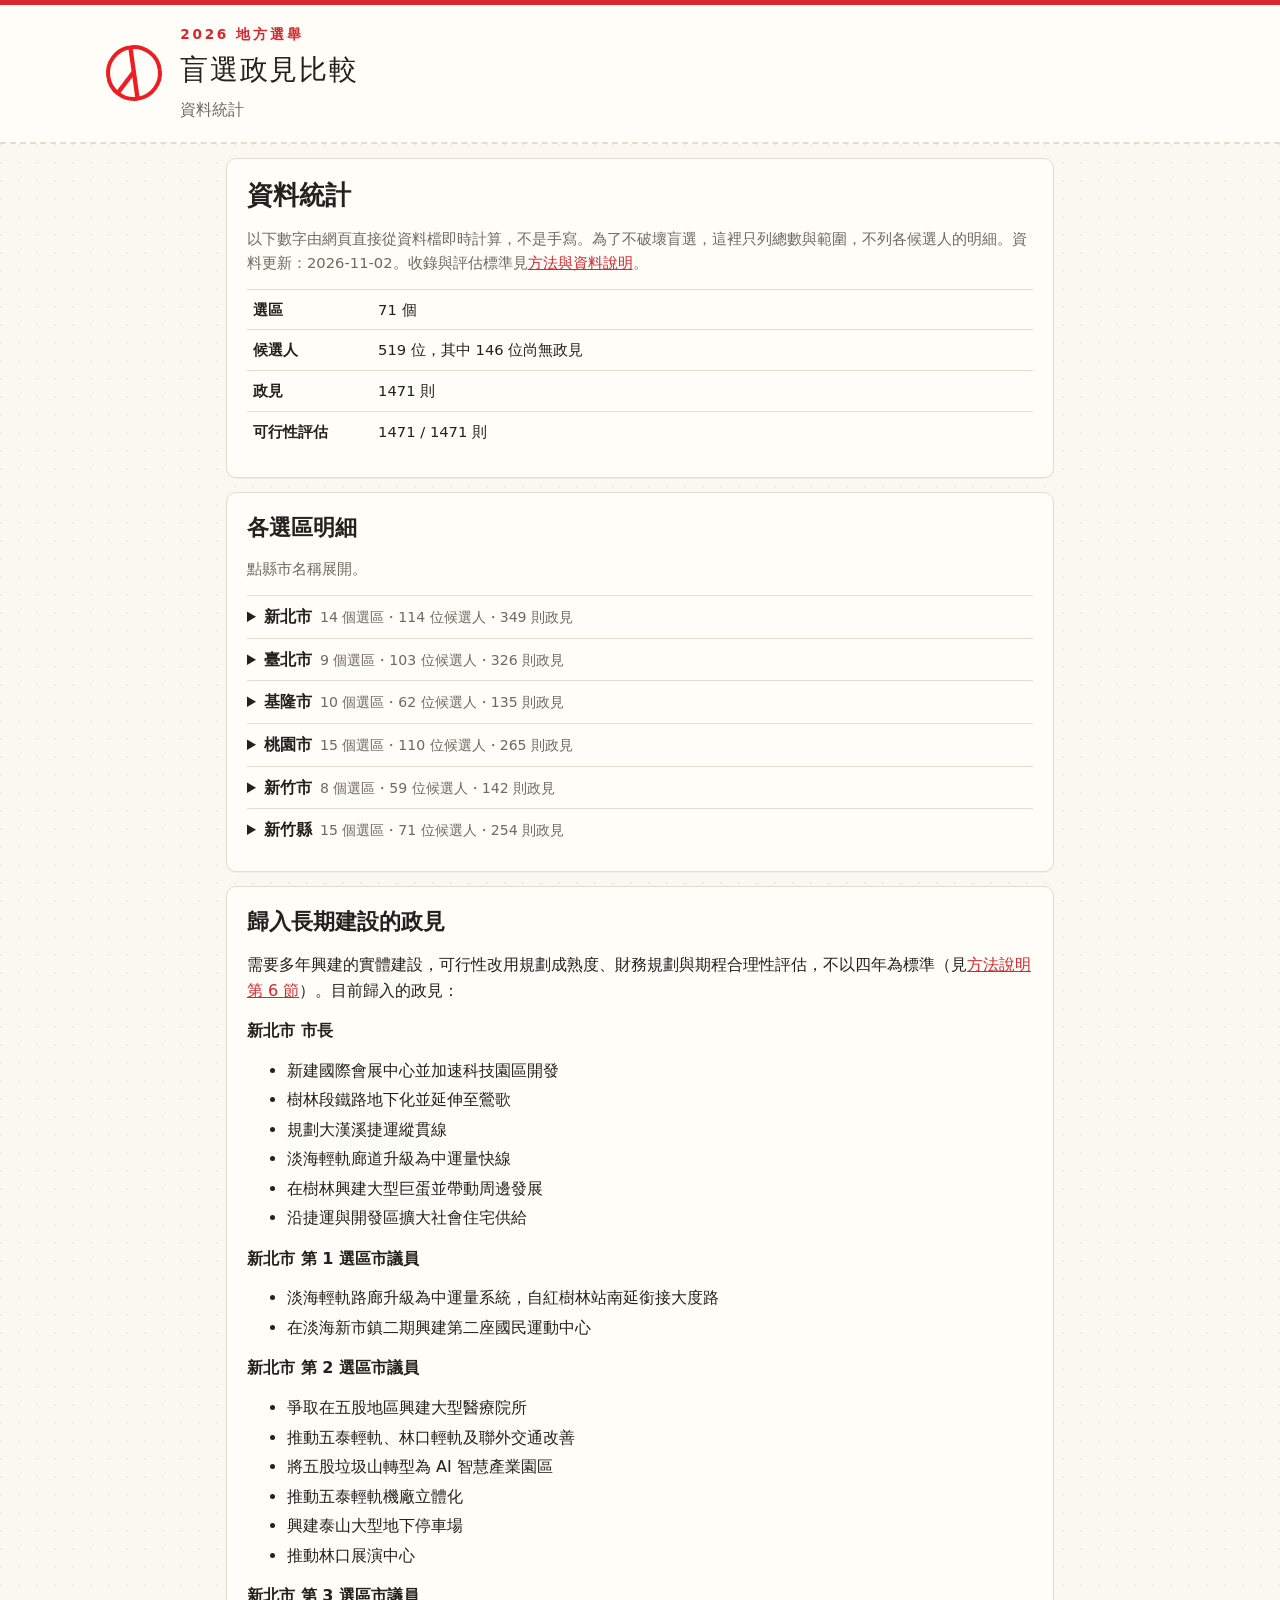
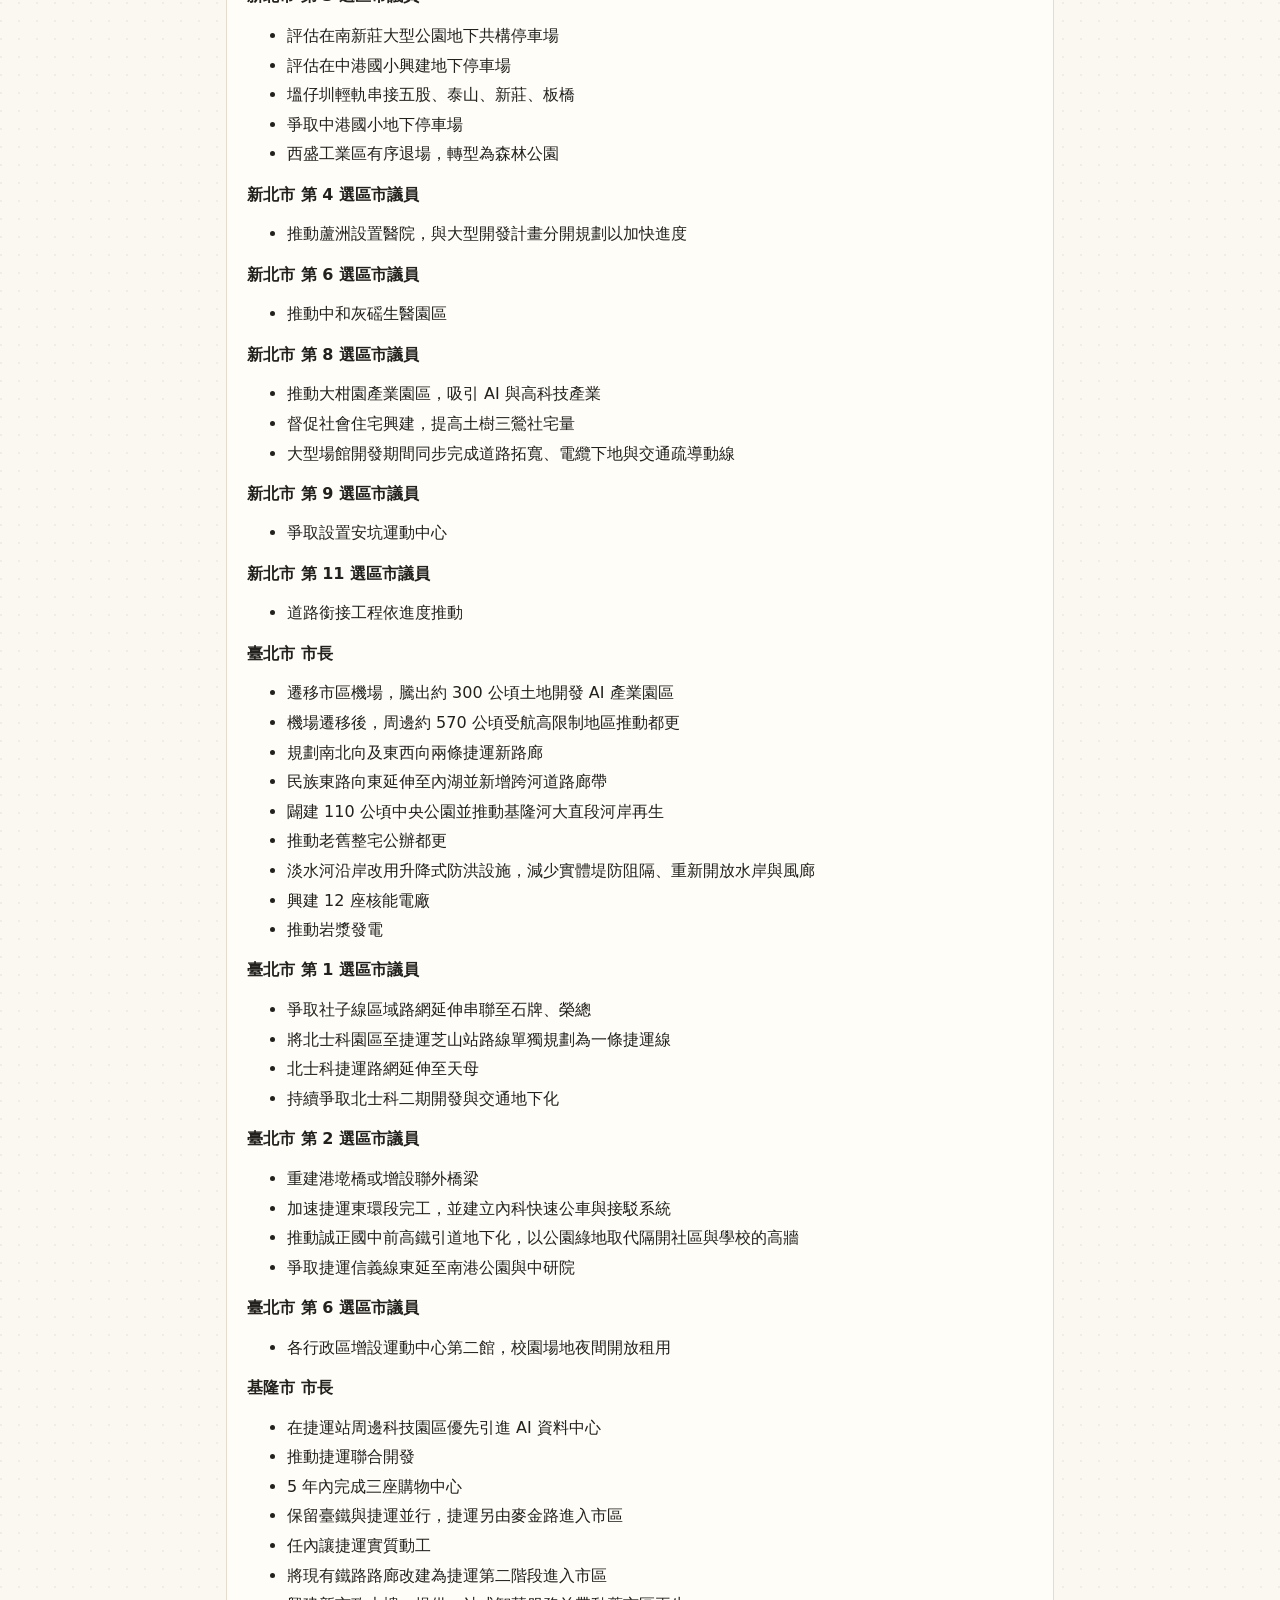
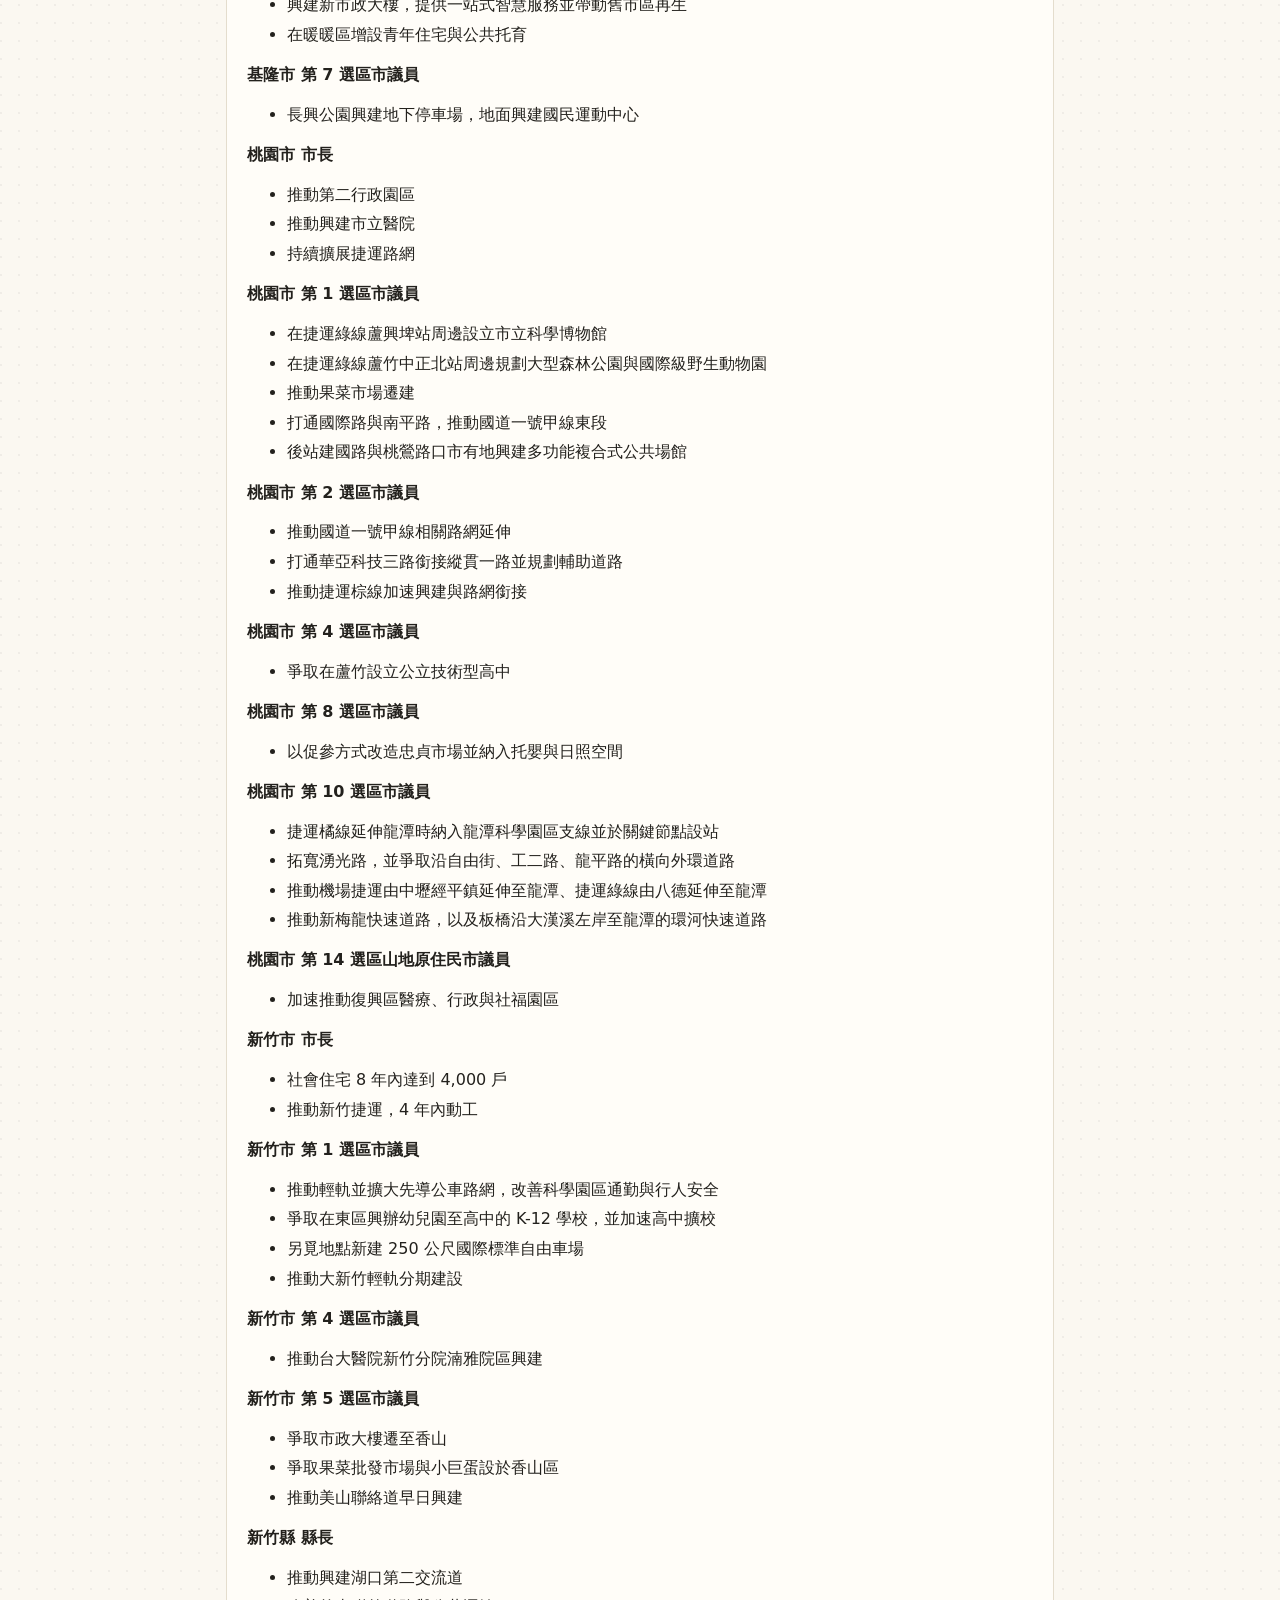
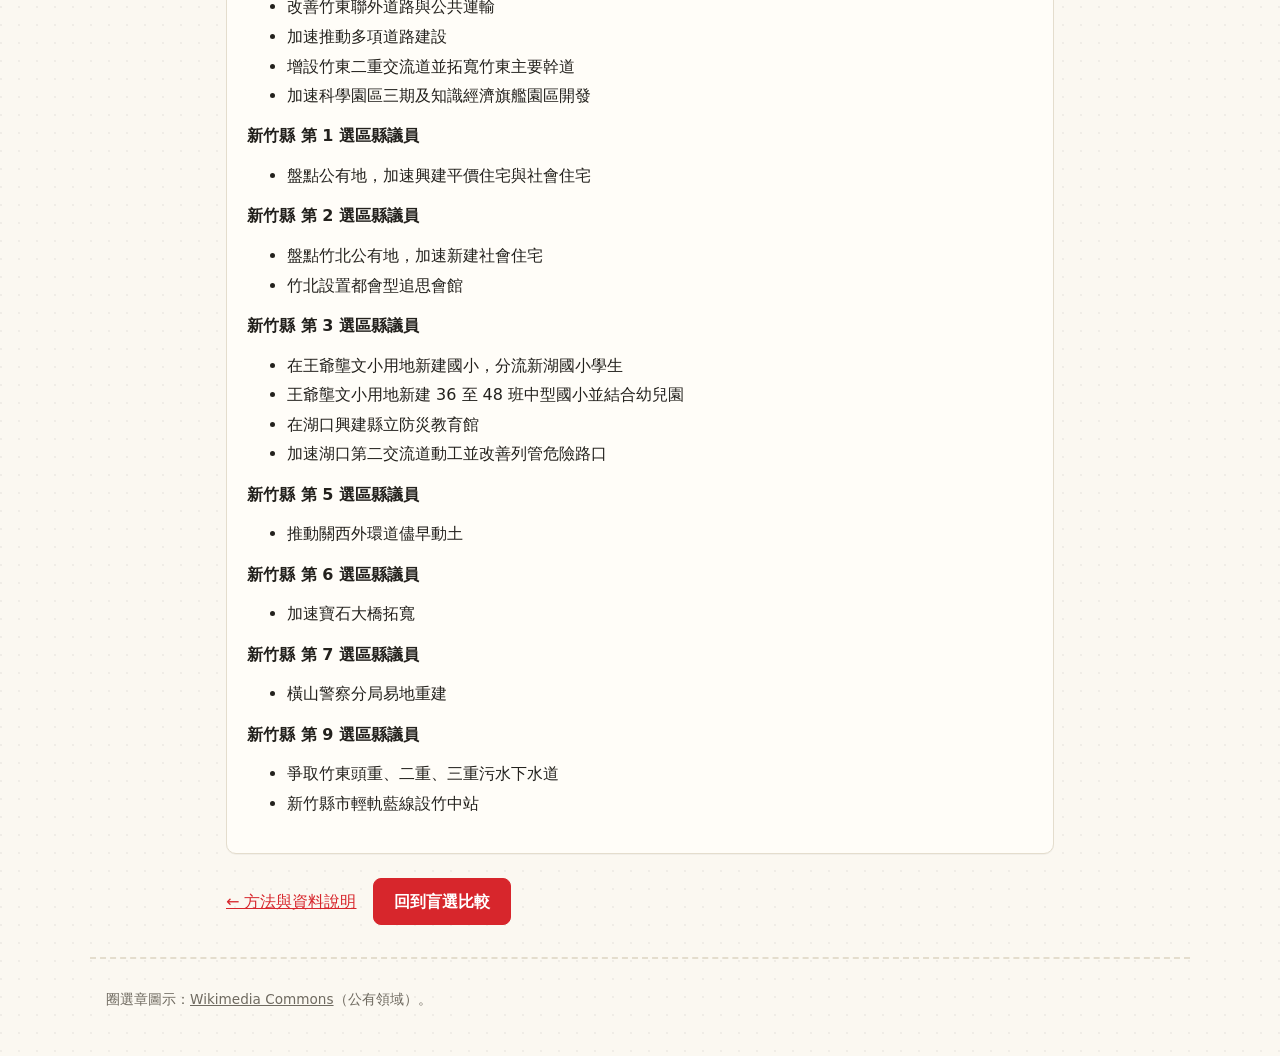
<file: stats.html>
<!doctype html>
<html lang="zh-Hant-TW">
<head>
  <meta charset="utf-8">
  <meta name="viewport" content="width=device-width, initial-scale=1">
  <title>資料統計 · 盲選政見比較</title>
  <meta name="description" content="盲選政見比較各選區的收錄數量、資料來源比例、可行性評估進度，以及歸入長期建設的政見清單。">
  <link rel="stylesheet" href="style.css">
  <script src="analytics.js"></script>
</head>
<body>
  <header class="site-header">
    <div class="wrap header-inner">
      <a href="index.html" class="stamp logo-stamp" aria-label="回到首頁"></a>
      <div class="header-text">
        <p class="eyebrow">2026 地方選舉</p>
        <p class="brand"><a href="index.html" class="brand-link">盲選政見比較</a></p>
        <p class="tagline">資料統計</p>
      </div>
    </div>
  </header>

  <main class="wrap doc">
    <section class="card">
      <h1>資料統計</h1>
      <p class="muted">以下數字由網頁直接從資料檔即時計算，不是手寫。為了不破壞盲選，這裡只列總數與範圍，不列各候選人的明細。資料更新：<span data-stat="updated"></span>。收錄與評估標準見<a href="methodology.html">方法與資料說明</a>。</p>
      <div data-stat="total"></div>
    </section>

    <section id="races" class="card">
      <h2>各選區明細</h2>
      <p class="muted">點縣市名稱展開。</p>
      <div data-stat="table"></div>
    </section>

    <section id="long" class="card">
      <h2>歸入長期建設的政見</h2>
      <p>需要多年興建的實體建設，可行性改用規劃成熟度、財務規劃與期程合理性評估，不以四年為標準（見<a href="methodology.html#feasibility">方法說明第 6 節</a>）。目前歸入的政見：</p>
      <div data-stat="long-list"></div>
    </section>

    <p class="back"><a href="methodology.html">← 方法與資料說明</a>　<a href="index.html" class="primary">回到盲選比較</a></p>
  </main>

  <footer class="site-footer wrap">
    <p>圈選章圖示：<a href="https://commons.wikimedia.org/wiki/File:Elected_candidate_symbol_(voting_stamp,_Taiwan).svg" target="_blank" rel="noopener noreferrer">Wikimedia Commons</a>（公有領域）。</p>
  </footer>

  <script src="data/new-taipei.js"></script>
  <script src="data/new-taipei-council-01.js"></script>
  <script src="data/new-taipei-council-02.js"></script>
  <script src="data/new-taipei-council-03.js"></script>
  <script src="data/new-taipei-council-04.js"></script>
  <script src="data/new-taipei-council-05.js"></script>
  <script src="data/new-taipei-council-06.js"></script>
  <script src="data/new-taipei-council-07.js"></script>
  <script src="data/new-taipei-council-08.js"></script>
  <script src="data/new-taipei-council-09.js"></script>
  <script src="data/new-taipei-council-10.js"></script>
  <script src="data/new-taipei-council-11.js"></script>
  <script src="data/new-taipei-council-12.js"></script>
  <script src="data/new-taipei-council-13.js"></script>
  <script src="data/taipei-mayor.js"></script>
  <script src="data/taipei-council-01.js"></script>
  <script src="data/taipei-council-02.js"></script>
  <script src="data/taipei-council-03.js"></script>
  <script src="data/taipei-council-04.js"></script>
  <script src="data/taipei-council-05.js"></script>
  <script src="data/taipei-council-06.js"></script>
  <script src="data/taipei-council-pi.js"></script>
  <script src="data/taipei-council-mi.js"></script>
  <script src="data/keelung-mayor.js"></script>
  <script src="data/keelung-council-01.js"></script>
  <script src="data/keelung-council-02.js"></script>
  <script src="data/keelung-council-03.js"></script>
  <script src="data/keelung-council-04.js"></script>
  <script src="data/keelung-council-05.js"></script>
  <script src="data/keelung-council-06.js"></script>
  <script src="data/keelung-council-07.js"></script>
  <script src="data/keelung-council-08.js"></script>
  <script src="data/keelung-council-09.js"></script>
  <script src="data/taoyuan-mayor.js"></script>
  <script src="data/taoyuan-council-01.js"></script>
  <script src="data/taoyuan-council-02.js"></script>
  <script src="data/taoyuan-council-03.js"></script>
  <script src="data/taoyuan-council-04.js"></script>
  <script src="data/taoyuan-council-05.js"></script>
  <script src="data/taoyuan-council-06.js"></script>
  <script src="data/taoyuan-council-07.js"></script>
  <script src="data/taoyuan-council-08.js"></script>
  <script src="data/taoyuan-council-09.js"></script>
  <script src="data/taoyuan-council-10.js"></script>
  <script src="data/taoyuan-council-11.js"></script>
  <script src="data/taoyuan-council-12.js"></script>
  <script src="data/taoyuan-council-13.js"></script>
  <script src="data/taoyuan-council-14.js"></script>
  <script src="data/hsinchu-city-mayor.js"></script>
  <script src="data/hsinchu-city-council-01.js"></script>
  <script src="data/hsinchu-city-council-02.js"></script>
  <script src="data/hsinchu-city-council-03.js"></script>
  <script src="data/hsinchu-city-council-04.js"></script>
  <script src="data/hsinchu-city-council-05.js"></script>
  <script src="data/hsinchu-city-council-06.js"></script>
  <script src="data/hsinchu-city-council-07.js"></script>
  <script src="data/hsinchu-county-mayor.js"></script>
  <script src="data/hsinchu-county-council-01.js"></script>
  <script src="data/hsinchu-county-council-02.js"></script>
  <script src="data/hsinchu-county-council-03.js"></script>
  <script src="data/hsinchu-county-council-04.js"></script>
  <script src="data/hsinchu-county-council-05.js"></script>
  <script src="data/hsinchu-county-council-06.js"></script>
  <script src="data/hsinchu-county-council-07.js"></script>
  <script src="data/hsinchu-county-council-08.js"></script>
  <script src="data/hsinchu-county-council-09.js"></script>
  <script src="data/hsinchu-county-council-10.js"></script>
  <script src="data/hsinchu-county-council-11.js"></script>
  <script src="data/hsinchu-county-council-12.js"></script>
  <script src="data/hsinchu-county-council-13.js"></script>
  <script src="data/hsinchu-county-council-14.js"></script>
  <script src="data/new-taipei-feasibility.js"></script>
  <script src="data/new-taipei-council-feasibility.js"></script>
  <script src="data/taipei-feasibility.js"></script>
  <script src="data/taipei-council-feasibility.js"></script>
  <script src="data/keelung-feasibility.js"></script>
  <script src="data/keelung-council-feasibility.js"></script>
  <script src="data/taoyuan-feasibility.js"></script>
  <script src="data/taoyuan-council-feasibility.js"></script>
  <script src="data/hsinchu-city-feasibility.js"></script>
  <script src="data/hsinchu-city-council-feasibility.js"></script>
  <script src="data/hsinchu-county-feasibility.js"></script>
  <script src="data/hsinchu-county-council-feasibility.js"></script>
  <script>
    // 由資料檔即時計算統計數字，確保統計頁與實際資料一致
    (() => {
      const D = window.ELECTION_DATA, F = window.FEASIBILITY || {};
      const $ = (k) => document.querySelector(`[data-stat="${k}"]`);
      const esc = (s) => String(s ?? "").replace(/[&<>"]/g, (c) => ({ "&": "&amp;", "<": "&lt;", ">": "&gt;", '"': "&quot;" }[c]));
      const LV = { high: "高", medium: "中", low: "低", unclear: "資訊不足" };
      const sum = (a) => a.reduce((x, y) => x + y, 0);
      const dist = (o) => Object.keys(LV).filter((k) => o[k]).map((k) => `${LV[k]} ${o[k]}`).join("、") || "—";

      $("updated").textContent = D.meta.updated;

      const tot = { races: 0, cands: 0, plat: 0, feas: 0, empty: 0 };
      const longByRace = [];
      const regions = new Map();
      D.races.forEach((race) => {
        const cs = race.candidates;
        const plat = cs.map((c) => c.platforms.length);
        const rec = cs.map((c) => c.record.length);
        const past = cs.map((c) => (c.past || []).reduce((n, r) => n + r.promises.length, 0));
        const all = cs.flatMap((c) => [...c.platforms, ...c.record, ...(c.past || []).flatMap((r) => r.promises)]);
        const withSrc = all.filter((x) => x.source).length;
        const self = cs.flatMap((c) => c.record).filter((r) => /本人說法/.test(r.text)).length;
        const feas = {}, longs = [];
        let feasN = 0;
        cs.forEach((c) => c.platforms.forEach((p, i) => {
          const f = F[`${c.id}-p${i}`];
          if (!f) return;
          feasN++;
          feas[f.level] = (feas[f.level] || 0) + 1;
          if (f.track === "long") longs.push(p.title);
        }));
        if (longs.length) longByRace.push({ name: `${race.region} ${race.office}`, longs });
        tot.races++; tot.cands += cs.length; tot.plat += sum(plat); tot.feas += feasN;
        tot.empty += plat.filter((n) => !n).length;
        const range = (a) => `${sum(a)}（每人 ${Math.min(...a)}–${Math.max(...a)}）`;
        const html = `
          <h3>${esc(race.office)}</h3>
          <table class="def">
            <tr><th>候選人</th><td>${cs.length} 位（全數收錄），其中 ${plat.filter((n) => !n).length} 位尚無政見</td></tr>
            <tr><th>政見</th><td>${range(plat)} 則</td></tr>
            <tr><th>做過的事</th><td>${range(rec)} 則，其中 ${self} 則標註「本人說法」</td></tr>
            <tr><th>過去政見</th><td>${range(past)} 則</td></tr>
            <tr><th>附資料來源</th><td>${withSrc} / ${all.length} 則</td></tr>
            <tr><th>可行性評估</th><td>${feasN} / ${sum(plat)} 則政見已評估；總評分布：${dist(feas)}</td></tr>
          </table>`;
        if (!regions.has(race.region)) regions.set(race.region, { html: [], races: 0, cands: 0, plat: 0 });
        const g = regions.get(race.region);
        g.html.push(html); g.races++; g.cands += cs.length; g.plat += sum(plat);
      });

      $("total").innerHTML = `
        <table class="def">
          <tr><th>選區</th><td>${tot.races} 個</td></tr>
          <tr><th>候選人</th><td>${tot.cands} 位，其中 ${tot.empty} 位尚無政見</td></tr>
          <tr><th>政見</th><td>${tot.plat} 則</td></tr>
          <tr><th>可行性評估</th><td>${tot.feas} / ${tot.plat} 則</td></tr>
        </table>`;
      $("table").innerHTML = [...regions].map(([name, g]) => `
        <details class="stat-region">
          <summary>${esc(name)}<span class="muted">${g.races} 個選區・${g.cands} 位候選人・${g.plat} 則政見</span></summary>
          ${g.html.join("")}
        </details>`).join("");
      $("long-list").innerHTML = longByRace.length
        ? longByRace.map((r) => `<h3>${esc(r.name)}</h3><ul>${r.longs.map((t) => `<li>${esc(t)}</li>`).join("")}</ul>`).join("")
        : "<p>（尚無）</p>";
    })();
  </script>
</body>
</html>
</file>
<file: style.css>
/*
 * 視覺主題：選票紙 + 圈選章。
 * 底色取自選票的米白紙張，唯一的強調色是圈選章的「朱紅印泥」。
 * 刻意避開藍、綠、白綠、橘、黃等容易聯想到特定政黨的顏色；
 * 候選人之間只用字母區分，不使用不同顏色。
 */
:root {
  --bg: #fbf8f1;
  --paper: #fffdf8;
  --ink: #23211d;
  --muted: #6f6a60;
  --line: #e4ddcd;
  --soft: #f3eee2;
  --stamp: #d7262c;
  --stamp-soft: #fbe9e6;
  --radius: 10px;
  color-scheme: light;
}

* { box-sizing: border-box; }
body {
  margin: 0;
  background:
    radial-gradient(circle at 1px 1px, rgba(35, 33, 29, .05) 1px, transparent 0) 0 0 / 18px 18px,
    var(--bg);
  color: var(--ink);
  font-family: "Noto Sans TC", "PingFang TC", "Microsoft JhengHei", system-ui, sans-serif;
  line-height: 1.6;
}
.wrap { max-width: 1100px; margin: 0 auto; padding: 0 16px; }
h1, h2, h3, h4 { line-height: 1.3; }
h2 { font-size: 1.4rem; margin: 1.5rem 0 .5rem; }
h3 { font-size: 1.1rem; margin: 0 0 .75rem; }
.muted { color: var(--muted); font-size: .92rem; }
button, input { font: inherit; color: inherit; }
button { cursor: pointer; }
button:focus-visible, input:focus-visible, summary:focus-visible {
  outline: 2px solid var(--stamp); outline-offset: 2px;
}
#app:focus { outline: none; }

/* ---------- 圈選章 ---------- */
.stamp {
  /* 圈選章圖檔：Wikimedia Commons, Public Domain */
  display: inline-block; flex: none;
  width: 1.6em; height: 1.6em;
  background: url(assets/vote-stamp.svg) center / contain no-repeat;
}
.stamp.on-dark { filter: brightness(0) invert(1); }

/* ---------- 頁首 ---------- */
.site-header {
  background: var(--paper);
  border-bottom: 2px dashed var(--line); /* 選票撕線 */
  position: relative;
}
.site-header::before { /* 頂端朱紅細條 */
  content: ""; position: absolute; inset: 0 0 auto 0; height: 5px; background: var(--stamp);
}
.header-inner { display: flex; align-items: center; gap: 18px; padding-block: 24px 20px; }
.logo-stamp { font-size: 2.2rem; transform: rotate(-8deg); }
.header-text { flex: 1; min-width: 0; }
.eyebrow { margin: 0; font-size: .85rem; letter-spacing: .2em; color: var(--stamp); font-weight: 700; }
.brand { margin: 2px 0 0; font-size: 1.75rem; letter-spacing: .06em; }
.tagline { margin: .25rem 0 0; color: var(--muted); }
.countdown {
  flex: none; text-align: center; border: 2px solid var(--ink); border-radius: 8px;
  padding: 6px 14px; background: var(--paper); line-height: 1.25;
}
.countdown small { display: block; font-size: .75rem; color: var(--muted); }
.countdown strong { font-size: 1.8rem; color: var(--stamp); font-variant-numeric: tabular-nums; }
.ballot-box { flex: none; width: 92px; height: auto; }
@media (max-width: 640px) {
  .ballot-box { display: none; }
  .header-inner { flex-wrap: wrap; gap: 12px; }
  .logo-stamp { font-size: 1.7rem; }
  .brand { font-size: 1.4rem; }
}

/* ---------- 步驟 ---------- */
.steps { display: flex; gap: 8px; padding-block: 16px; overflow-x: auto; }
.steps button {
  flex: 1 0 auto; display: inline-flex; align-items: center; justify-content: center; gap: 8px;
  border: 1px solid var(--line); background: var(--paper);
  border-radius: 8px; padding: 8px 14px; white-space: nowrap;
}
.step-no {
  display: inline-grid; place-items: center; width: 1.5em; height: 1.5em;
  border: 1.5px solid currentColor; border-radius: 50%; font-size: .8rem; font-weight: 700;
}
.steps button[aria-current="step"] { border-color: var(--stamp); color: var(--stamp); font-weight: 700; background: var(--stamp-soft); }
.steps button:disabled { opacity: .4; cursor: not-allowed; }

/* ---------- 卡片 ---------- */
.card, .intro {
  background: var(--paper); border: 1px solid var(--line);
  border-radius: var(--radius); padding: 20px; margin: 14px 0;
  box-shadow: 0 1px 0 rgba(35, 33, 29, .04);
}
.intro { display: grid; grid-template-columns: 1fr auto; gap: 20px; align-items: center; }
.intro ol { padding-left: 1.3em; margin: .5rem 0; }
.intro-art { width: 150px; }
@media (max-width: 640px) { .intro { grid-template-columns: 1fr; } .intro-art { display: none; } }

.race-list { display: grid; gap: 10px; grid-template-columns: repeat(auto-fill, minmax(220px, 1fr)); }
.race-btn {
  display: flex; align-items: center; gap: 12px; text-align: left;
  padding: 14px; border: 1.5px solid var(--line); border-radius: var(--radius); background: var(--bg);
}
.race-btn > span:first-child { flex: 1; display: flex; flex-direction: column; }
.race-btn .stamp { opacity: 0; transform: rotate(-12deg) scale(.6); transition: .15s; }
.race-btn:hover { border-color: var(--ink); }
.race-btn:hover .stamp { opacity: .35; transform: rotate(-12deg) scale(1); }
.race-btn.is-selected { border-color: var(--stamp); }
.race-btn.is-selected .stamp { opacity: 1; transform: rotate(-12deg) scale(1); }

.seg { display: inline-flex; flex-wrap: wrap; border: 1px solid var(--line); border-radius: 8px; overflow: hidden; background: var(--paper); }
.seg button { border: 0; background: transparent; padding: 6px 12px; border-right: 1px solid var(--line); }
.seg button:last-child { border-right: 0; }
.seg button[aria-checked="true"] { background: var(--ink); color: var(--paper); }

.weights { display: grid; gap: 10px; margin: 16px 0; }
.weight-row {
  display: flex; flex-wrap: wrap; align-items: center; justify-content: space-between; gap: 8px;
  background: var(--paper); border: 1px solid var(--line); border-radius: var(--radius); padding: 10px 14px;
}
.weight-label { font-weight: 600; }

.toolbar { display: flex; flex-wrap: wrap; gap: 10px; align-items: center; margin: 12px 0; }
.search {
  flex: 1 1 220px; min-width: 0; padding: 7px 12px;
  border: 1px solid var(--line); border-radius: 8px; background: var(--paper);
}
.check { display: inline-flex; gap: 6px; align-items: center; font-size: .92rem; }
.check input { accent-color: var(--stamp); }

.chips { display: flex; flex-wrap: wrap; gap: 6px; margin-bottom: 10px; }
.chip { border: 1px solid var(--line); background: var(--paper); border-radius: 999px; padding: 4px 12px; font-size: .9rem; }
.chip[aria-pressed="true"] { background: var(--ink); color: var(--paper); border-color: var(--ink); }

.progress { display: flex; align-items: center; gap: 10px; font-size: .9rem; color: var(--muted); }
.bar { display: inline-block; flex: 1; max-width: 240px; height: 6px; background: var(--soft); border-radius: 99px; overflow: hidden; }
.bar > span { display: block; height: 100%; background: var(--stamp); }
.bar.big { display: block; max-width: none; height: 10px; margin: 8px 0 4px; }

/* ---------- 政見比較：選票欄位 ---------- */
.topic-block { margin: 26px 0; }
.topic-block > h3 { display: flex; align-items: center; gap: 8px; border-bottom: 2px solid var(--ink); padding-bottom: 6px; }
.topic-block > h3::before { content: ""; width: 6px; height: 1.1em; background: var(--stamp); border-radius: 2px; }
.compare { display: grid; gap: 12px; grid-template-columns: repeat(var(--n), minmax(0, 1fr)); }
@media (max-width: 760px) { .compare { grid-template-columns: 1fr; } }
.compare.many { grid-template-columns: repeat(auto-fill, minmax(240px, 1fr)); }
.absent { font-size: .88rem; color: var(--muted); margin: -4px 0 10px; }
.kind-section { margin-top: 28px; padding-top: 16px; border-top: 3px double var(--ink); }
.kind-title { margin-bottom: 4px; }
.kind-title .muted { font-size: .9rem; font-weight: 400; }
.past-detail { margin-top: 8px; }
.past-detail > summary { cursor: pointer; font-size: .9rem; text-decoration: underline; }
.past-detail .past-role { margin-top: 10px; }
.past-detail .stream { margin-top: 8px; }
.warn { display: inline-block; margin-left: 6px; padding: 0 6px; border: 1px dashed var(--stamp); color: var(--stamp); font-size: .82rem; border-radius: 3px; }
/* 全盲閱讀：不分候選人，所有項目打散成卡片 */
.stream { display: grid; gap: 12px; grid-template-columns: repeat(auto-fill, minmax(min(100%, 260px), 1fr)); }
.stream .item { background: var(--paper); border: 1.5px solid var(--ink); border-radius: 4px; padding: 12px; }
.col { background: var(--paper); border: 1.5px solid var(--ink); border-radius: 4px; padding: 0 12px 12px; }

/* 候選人代號：仿選票上的號次方格 */
.cand-tag {
  display: flex; align-items: center; gap: 10px;
  font-size: 1rem; margin: 0 -12px 8px; padding: 8px 12px;
  border-bottom: 1.5px solid var(--ink); letter-spacing: .04em;
}
.cand-tag .letter {
  display: inline-grid; place-items: center; width: 1.9em; height: 1.9em;
  border: 1.5px solid var(--ink); font-weight: 800; font-size: 1.05rem;
}
.card > .cand-tag { margin: -20px -20px 12px; padding: 12px 20px; }
.card.result > .result-head .cand-tag { margin: 0; padding: 0; border: 0; }
.empty { color: var(--muted); font-style: italic; font-size: .92rem; }

.item { border-top: 1px dashed var(--line); padding: 10px 0; }
.item:first-of-type { border-top: 0; }
.item-meta { display: flex; gap: 6px; font-size: .78rem; }
.item-meta span { background: var(--soft); border-radius: 4px; padding: 1px 6px; color: var(--muted); }
.item.record .kind { border: 1px solid var(--muted); background: transparent; }
.item-title { margin: 4px 0 2px; font-weight: 600; }
.item-detail { margin: 0; font-size: .92rem; color: var(--muted); }
.item-src { margin: 4px 0 0; font-size: .82rem; }
.item-src a { color: inherit; }

.rate { display: flex; gap: 6px; margin-top: 8px; }
.rate button {
  flex: 1; display: inline-flex; align-items: center; justify-content: center; gap: 4px;
  border: 1px solid var(--line); background: transparent; border-radius: 6px; padding: 4px 0; font-size: .88rem;
}
.rate .stamp { font-size: .75rem; display: none; }
.rate button.r1[aria-checked="true"] { border-color: var(--stamp); color: var(--stamp); background: var(--stamp-soft); font-weight: 700; }
.rate button.r1[aria-checked="true"] .stamp { display: inline-grid; animation: stamp .25s ease-out; }
.rate button.r0[aria-checked="true"] { background: var(--soft); border-color: var(--muted); }
.rate button.r-1[aria-checked="true"] { border-color: var(--ink); background: var(--ink); color: var(--paper); }
@keyframes stamp { from { transform: scale(1.8) rotate(-20deg); opacity: 0; } to { transform: scale(1) rotate(-8deg); opacity: 1; } }
@media (prefers-reduced-motion: reduce) { .rate button .stamp { animation: none !important; } }

/* ---------- 可行性評估 ---------- */
.feas { margin-top: 8px; padding: 8px 10px; background: var(--soft); border-radius: 6px; font-size: .86rem; }
.feas p { margin: 0; }
.feas-head { display: flex; flex-wrap: wrap; align-items: center; gap: 6px; font-weight: 700; }
.feas-aspects { display: inline-flex; flex-wrap: wrap; gap: 4px; font-weight: 400; }
.feas.long { background: var(--paper); border: 1px dashed var(--ink); }
.feas-long { display: flex; flex-wrap: wrap; gap: 4px 14px; margin-top: 4px !important; font-weight: 600; }
.feas-reason { color: var(--muted); margin-top: 4px !important; }
.lv, .lv-sm { border-radius: 4px; padding: 0 6px; border: 1.5px solid var(--muted); }
.lv-sm { font-size: .76rem; border-width: 1px; }
.lv-high { border-color: var(--ink); background: var(--ink); color: var(--paper); }
.lv-medium { border-color: var(--ink); color: var(--ink); background: var(--paper); }
.lv-low { border-color: var(--stamp); color: var(--stamp); background: var(--paper); }
.lv-unclear { border-style: dashed; color: var(--muted); }
.method { margin: 10px 0; font-size: .9rem; background: var(--paper); border: 1px solid var(--line); border-radius: 6px; padding: 8px 12px; }
.method summary { cursor: pointer; font-weight: 700; }
.method ul { margin: 6px 0 0; padding-left: 1.2em; }

/* ---------- 過去政見兌現 ---------- */
.status {
  display: inline-block; font-size: .8rem; font-weight: 700; border-radius: 4px;
  padding: 1px 8px; margin-top: 6px; border: 1.5px solid var(--muted); color: var(--muted);
}
.status.s-done { border-color: var(--ink); background: var(--ink); color: var(--paper); }
.status.s-partial, .status.s-in_progress { border-color: var(--ink); color: var(--ink); }
.status.s-not_done { border-color: var(--stamp); color: var(--stamp); }
.status.s-unknown, .status.s-not_applicable { border-style: dashed; }
.status-row { display: flex; flex-wrap: wrap; gap: 6px; margin: 0; }
.status-row .status { margin-top: 0; }
.past-panel .compare .col { padding-bottom: 14px; }
.past-role + .past-role { border-top: 1px dashed var(--line); margin-top: 10px; padding-top: 10px; }
.past-role p { margin: 2px 0; }
.rate-line { display: flex; flex-wrap: wrap; gap: 6px; align-items: baseline; font-size: .9rem; margin-top: 6px !important; }
.rate-line strong { color: var(--stamp); }
.rate-line a { color: inherit; font-size: .82rem; }
.past-summary { display: flex; flex-wrap: wrap; gap: 8px; align-items: center; margin-top: 10px; font-size: .9rem; }

/* ---------- 按鈕 ---------- */
.actions { display: flex; justify-content: flex-end; margin: 24px 0; }
.primary, summary.primary {
  display: inline-flex; align-items: center; gap: 8px;
  background: var(--stamp); color: #fff; border: 1px solid var(--stamp);
  border-radius: 8px; padding: 10px 20px; font-weight: 700;
}
.primary:hover { filter: brightness(1.08); }
.link { border: 0; background: none; text-decoration: underline; padding: 0; color: var(--stamp); }
.race-note {
  font-size: .88rem; color: var(--muted); background: var(--paper);
  border: 1px solid var(--line); border-left: 4px solid var(--stamp); border-radius: 6px; padding: 8px 12px;
}
.notice { background: var(--stamp-soft); border-radius: var(--radius); padding: 12px 14px; }

/* ---------- 開票結果 ---------- */
.result-head { display: flex; flex-wrap: wrap; align-items: center; gap: 12px; }
.result-head .cand-tag { flex: 1; }
.rank { font-weight: 800; color: var(--muted); min-width: 2em; }
.pct { font-size: 1.4rem; font-weight: 800; font-variant-numeric: tabular-nums; }
.result.top { border: 2px solid var(--stamp); }
.result.top .rank { color: var(--stamp); }
.best-stamp {
  transform: rotate(-8deg); white-space: nowrap;
  border: 3px double var(--stamp); color: var(--stamp); border-radius: 6px;
  padding: 2px 10px; font-weight: 900; letter-spacing: .2em; opacity: .85; pointer-events: none;
}
.breakdown { list-style: none; padding: 0; margin: 8px 0 0; font-size: .9rem; }
.breakdown li { display: flex; justify-content: space-between; gap: 8px; border-top: 1px solid var(--soft); padding: 4px 0; }
.identity {
  margin-top: 12px; padding: 10px 12px; border: 2px solid var(--ink); border-radius: 6px; background: var(--bg);
  display: flex; flex-wrap: wrap; gap: 12px; align-items: baseline;
}
.identity strong { font-size: 1.15rem; }

.reveal-box { display: flex; flex-direction: column; align-items: flex-start; gap: 12px; margin: 24px 0; }
.reveal-box > button:not(.primary) { border: 1px solid var(--line); background: var(--paper); border-radius: 8px; padding: 7px 14px; }
.reveal-box details { background: var(--paper); border: 1px solid var(--line); border-radius: var(--radius); padding: 12px; }
.reveal-box summary { list-style: none; cursor: pointer; }
.reveal-box summary::-webkit-details-marker { display: none; }

.site-footer { color: var(--muted); font-size: .85rem; border-top: 2px dashed var(--line); padding-block: 16px 32px; margin-top: 32px; }
.site-footer a { color: inherit; }

/* ---------- 方法與資料說明頁 ---------- */
.brand-link, .brand-link:visited { color: inherit; text-decoration: none; }
.doc { max-width: 860px; }
.doc h1 { font-size: 1.6rem; margin: 0 0 .25rem; }
.doc h2 { margin-top: 0; }
.doc h3 { margin: 1.1rem 0 .4rem; font-size: 1rem; }
.doc li { margin: 4px 0; }
.doc section { scroll-margin-top: 16px; }
.doc a { color: var(--stamp); }
.toc ol { columns: 2; column-gap: 24px; margin: 8px 0 0; }
@media (max-width: 640px) { .toc ol { columns: 1; } }
table.def { width: 100%; border-collapse: collapse; font-size: .92rem; margin: 6px 0; }
table.def th, table.def td { border-top: 1px solid var(--line); padding: 8px 6px; vertical-align: top; text-align: left; }
table.def th { width: 8.5em; white-space: nowrap; }
@media (max-width: 640px) { table.def th { width: auto; white-space: normal; } }
.formula { font-family: ui-monospace, Menlo, monospace; background: var(--soft); border-radius: 6px; padding: 8px 12px; overflow-x: auto; }
.todo { background: #fff4c2; border: 1px dashed #b38f00; border-radius: 6px; padding: 6px 10px; display: block; margin-top: 8px; }
.back { margin: 24px 0; }
.back .primary { text-decoration: none; }
.site-header a.stamp { text-decoration: none; }
.method-link { color: var(--stamp); white-space: nowrap; font-weight: 700; }
.method-cta {
  display: inline-flex; align-items: center; gap: 6px; margin-top: 10px;
  border: 1.5px solid var(--stamp); border-radius: 8px; padding: 6px 14px;
  color: var(--stamp); background: var(--paper); font-weight: 700; text-decoration: none;
}
.method-cta:hover { background: var(--stamp-soft); }
.method-card {
  background: var(--paper); border: 1px solid var(--line); border-left: 5px solid var(--stamp);
  border-radius: var(--radius); padding: 16px 20px; margin: 14px 0;
}
.method-card h2 { margin: 0 0 .4rem; font-size: 1.15rem; }
.method-card ul { margin: 0 0 .2rem; padding-left: 1.2em; }
.method-card li { margin: .25rem 0; }
.doc a.primary { color: #fff; }

/* ---------- 第一次進站提醒 ---------- */
.method-dialog {
  width: min(560px, calc(100vw - 32px)); max-height: calc(100vh - 32px); overflow: auto;
  border: 1px solid var(--line); border-top: 5px solid var(--stamp); border-radius: var(--radius);
  background: var(--paper); color: var(--ink); padding: 20px 22px;
}
.method-dialog::backdrop { background: rgba(35, 33, 29, .55); }
.method-dialog h2 { margin: 0 0 .5rem; font-size: 1.25rem; }
.method-dialog ul { margin: 0 0 .6rem; padding-left: 1.2em; }
.method-dialog li { margin: .35rem 0; }
.dialog-actions { display: flex; flex-wrap: wrap; justify-content: flex-end; align-items: center; gap: 10px; margin-top: 8px; }
.dialog-actions .method-cta { margin-top: 0; }
.item-report { margin: 6px 0 0; font-size: .78rem; text-align: right; }
.item-report a { color: var(--muted); }
.stat-region { border-top: 1px solid var(--line); padding: 8px 0; }
.stat-region > summary { cursor: pointer; font-weight: 700; }
.stat-region > summary .muted { font-weight: 400; font-size: .88rem; margin-left: 8px; }
</file>
